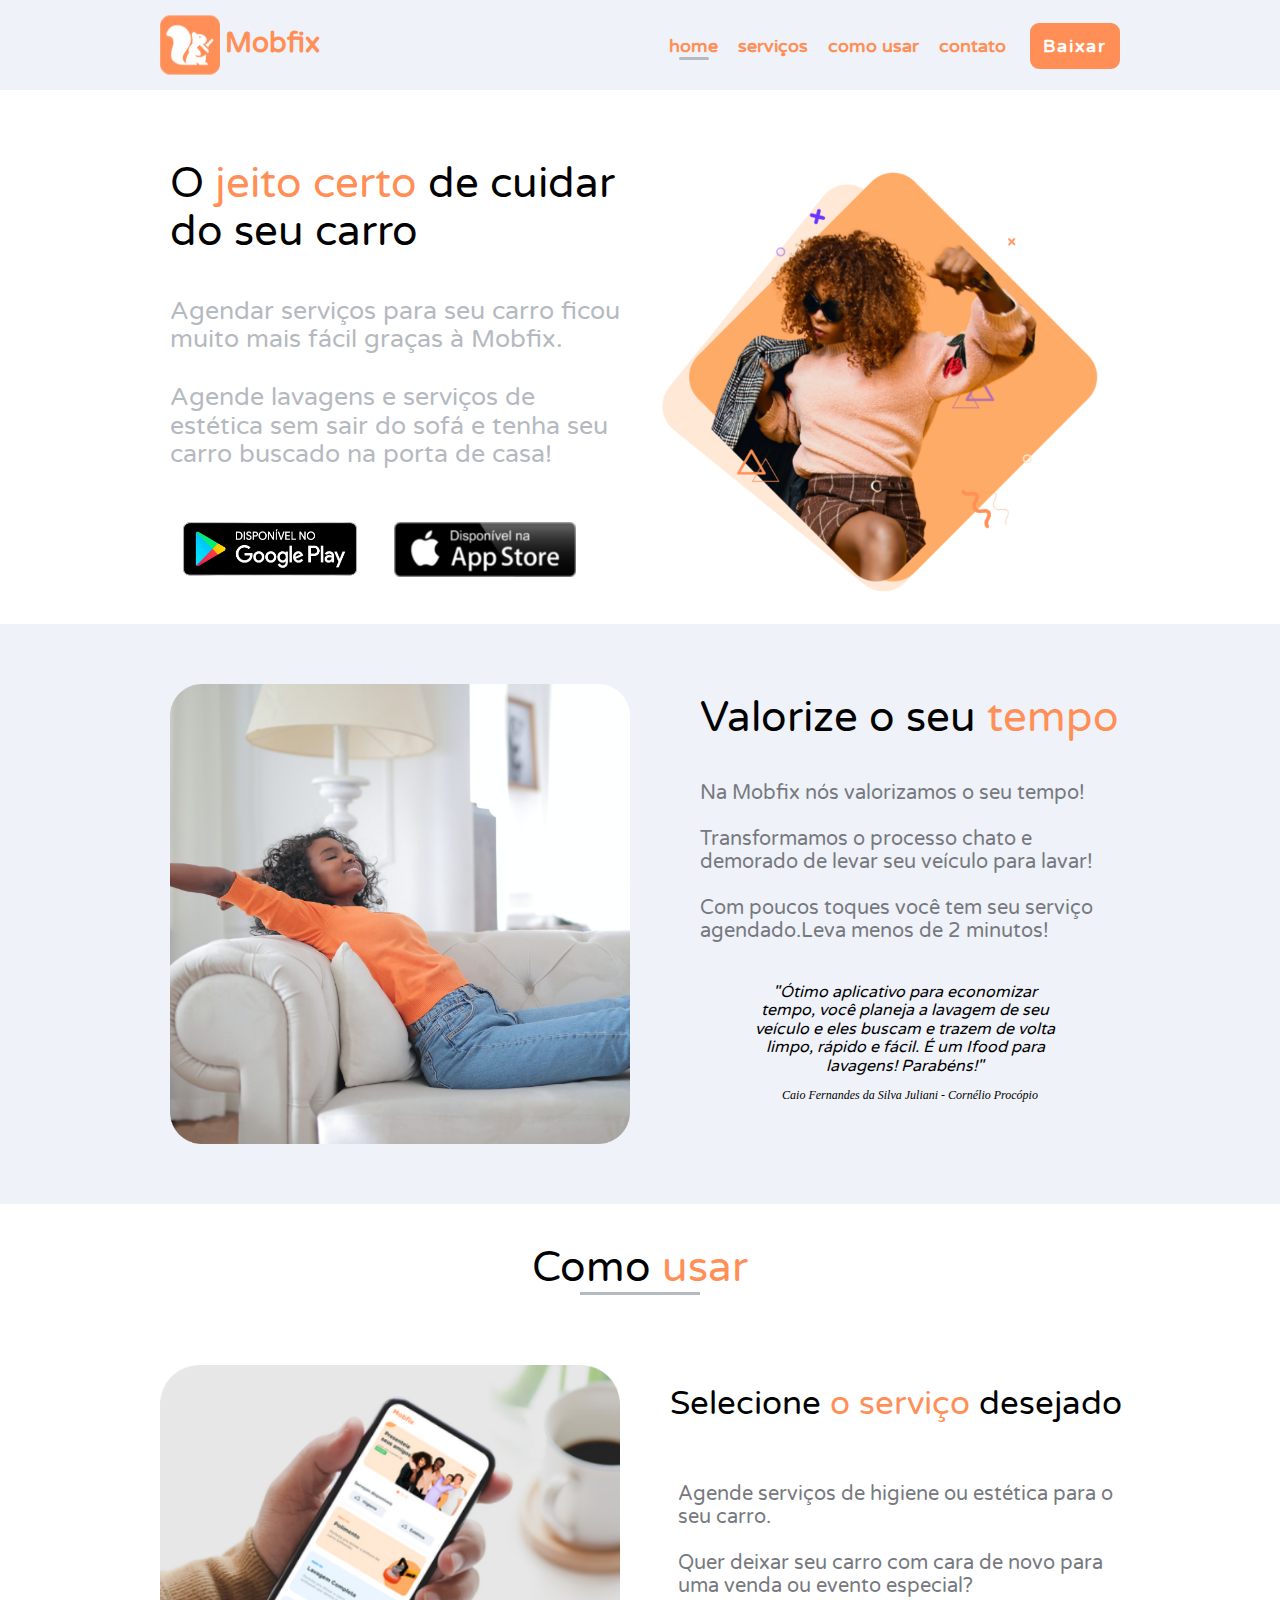
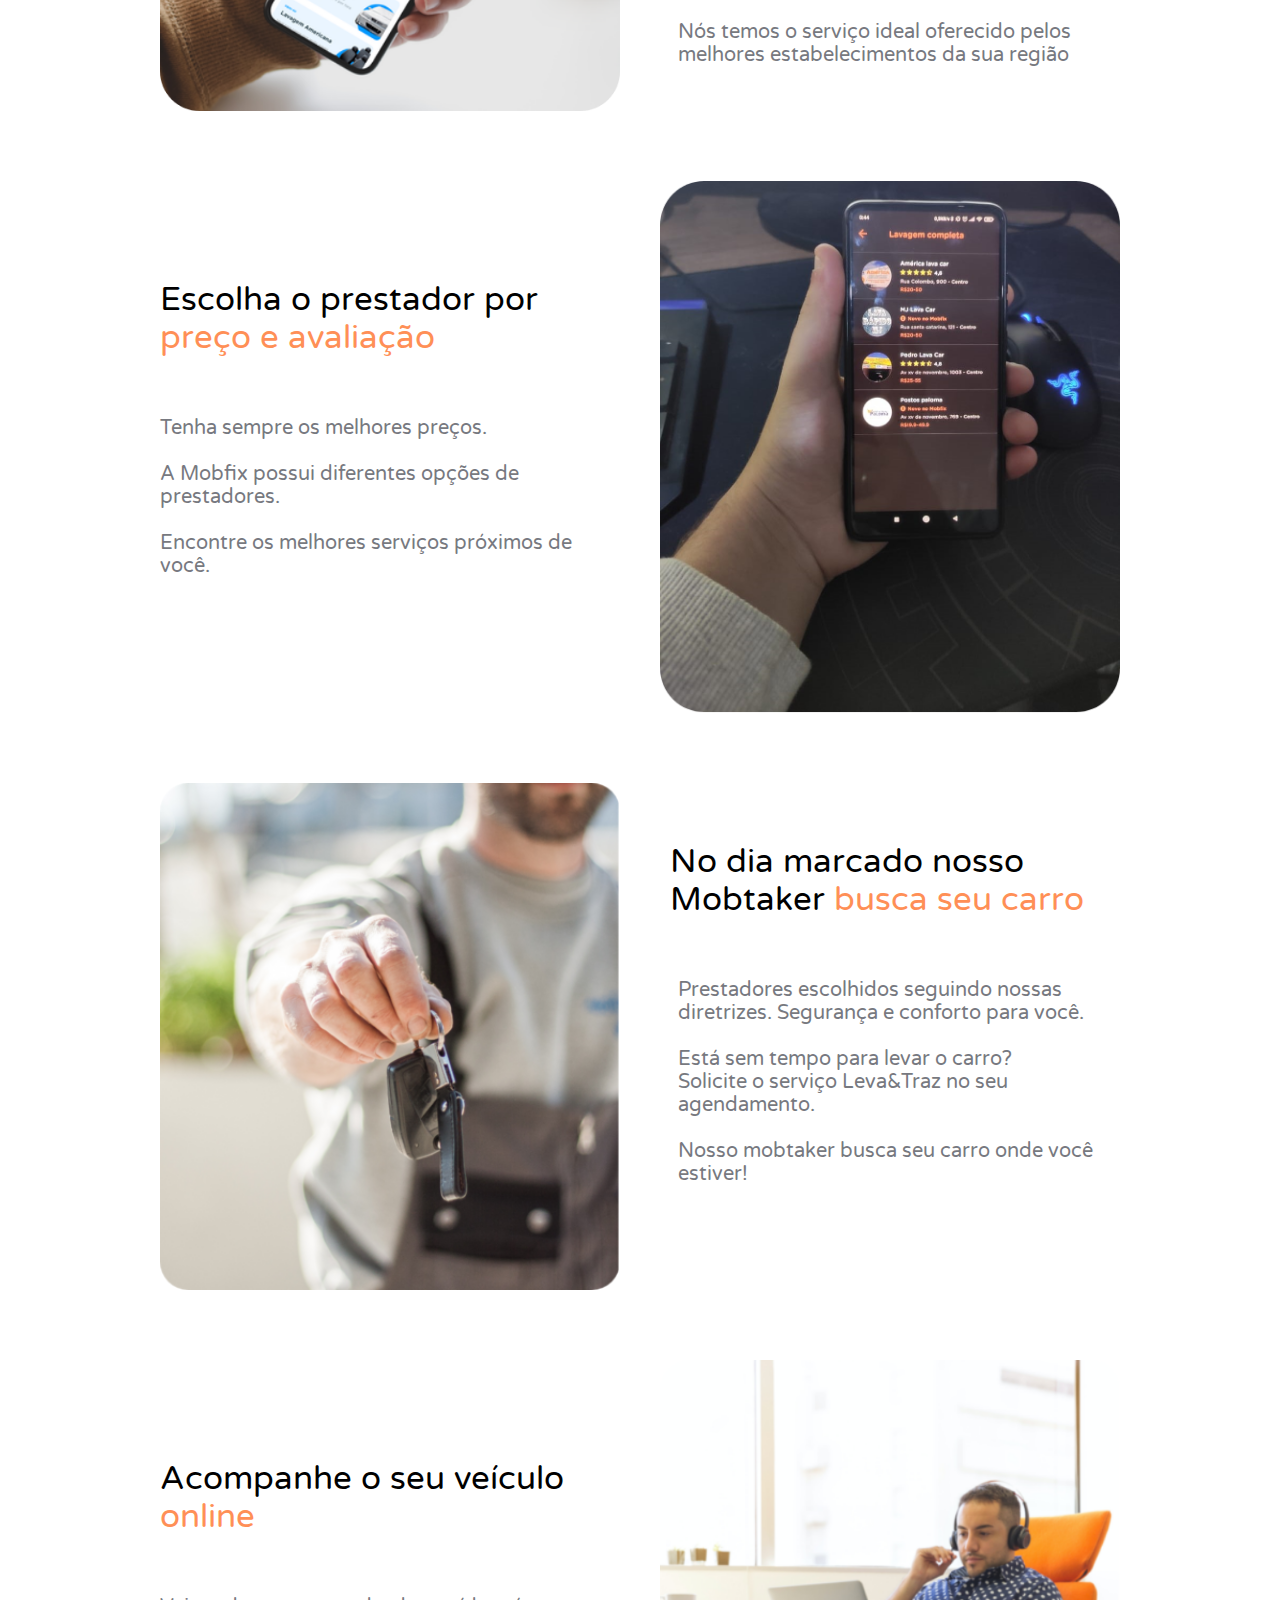
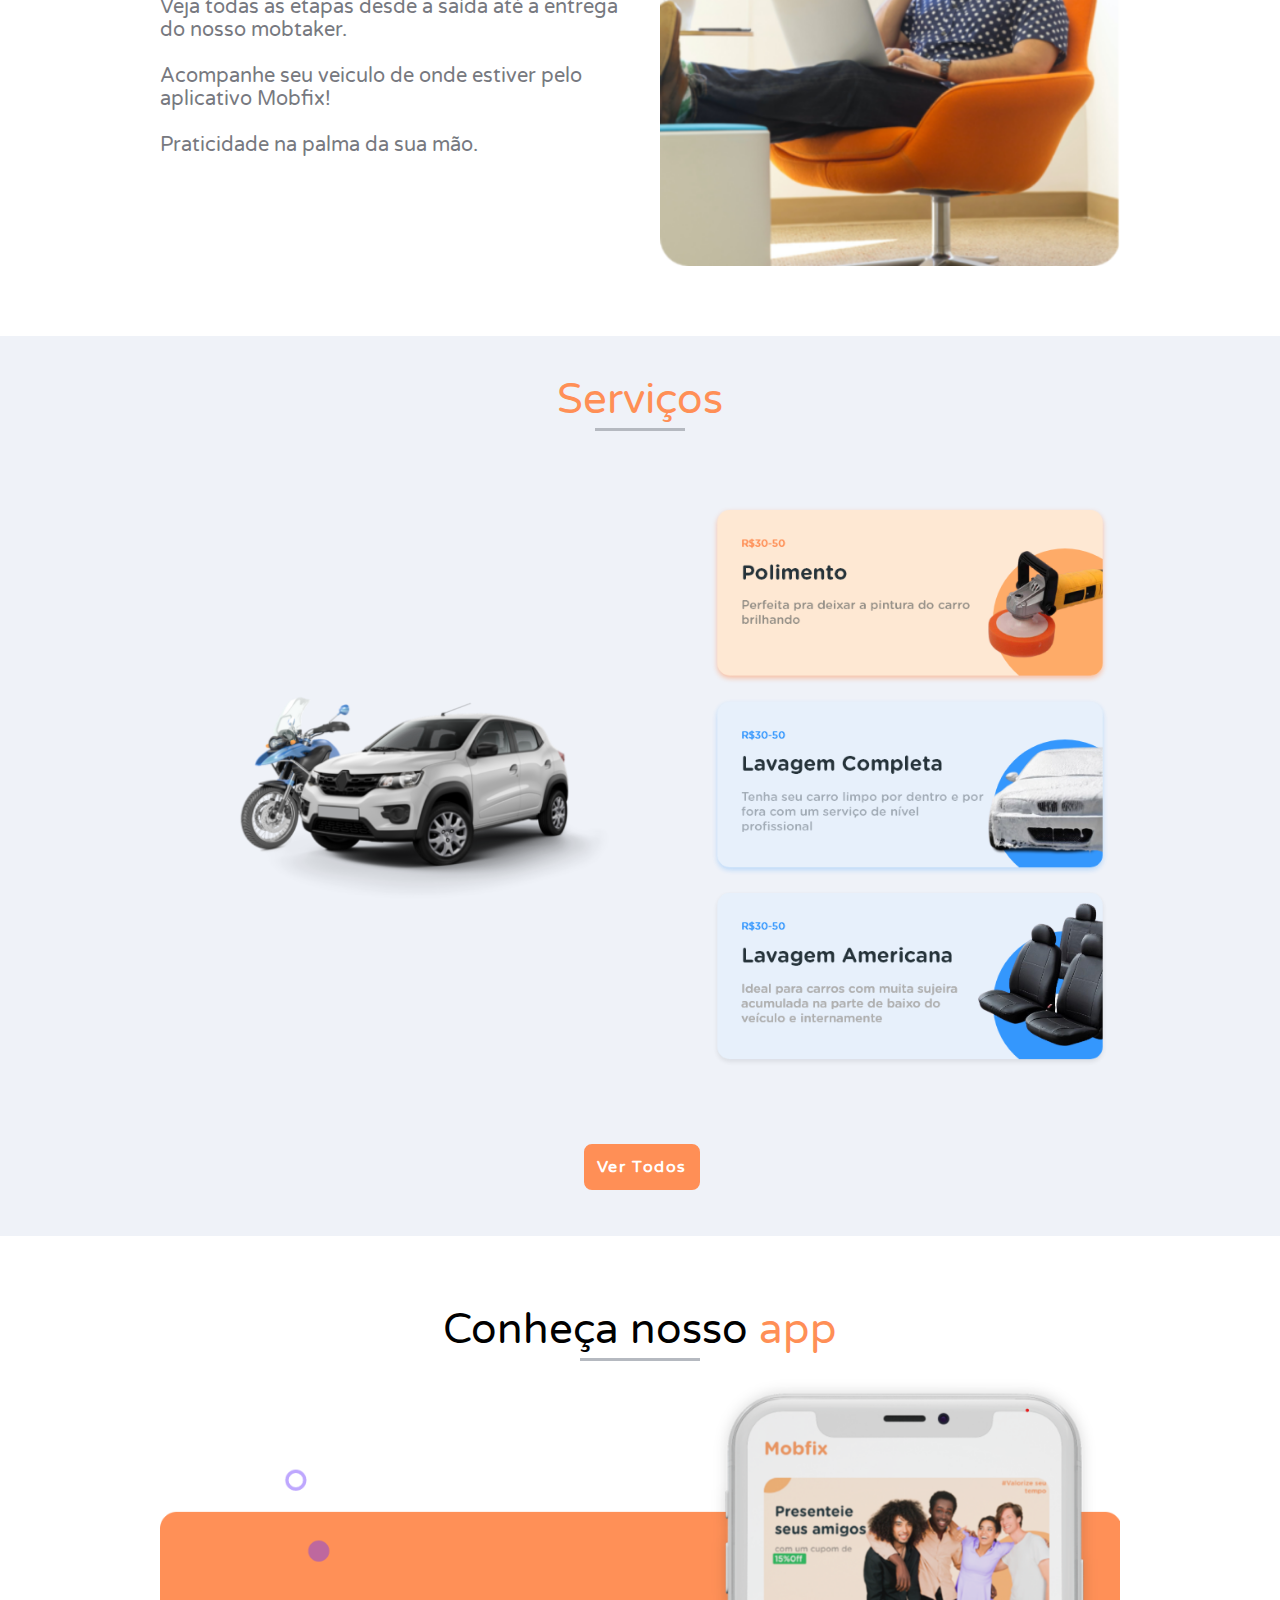
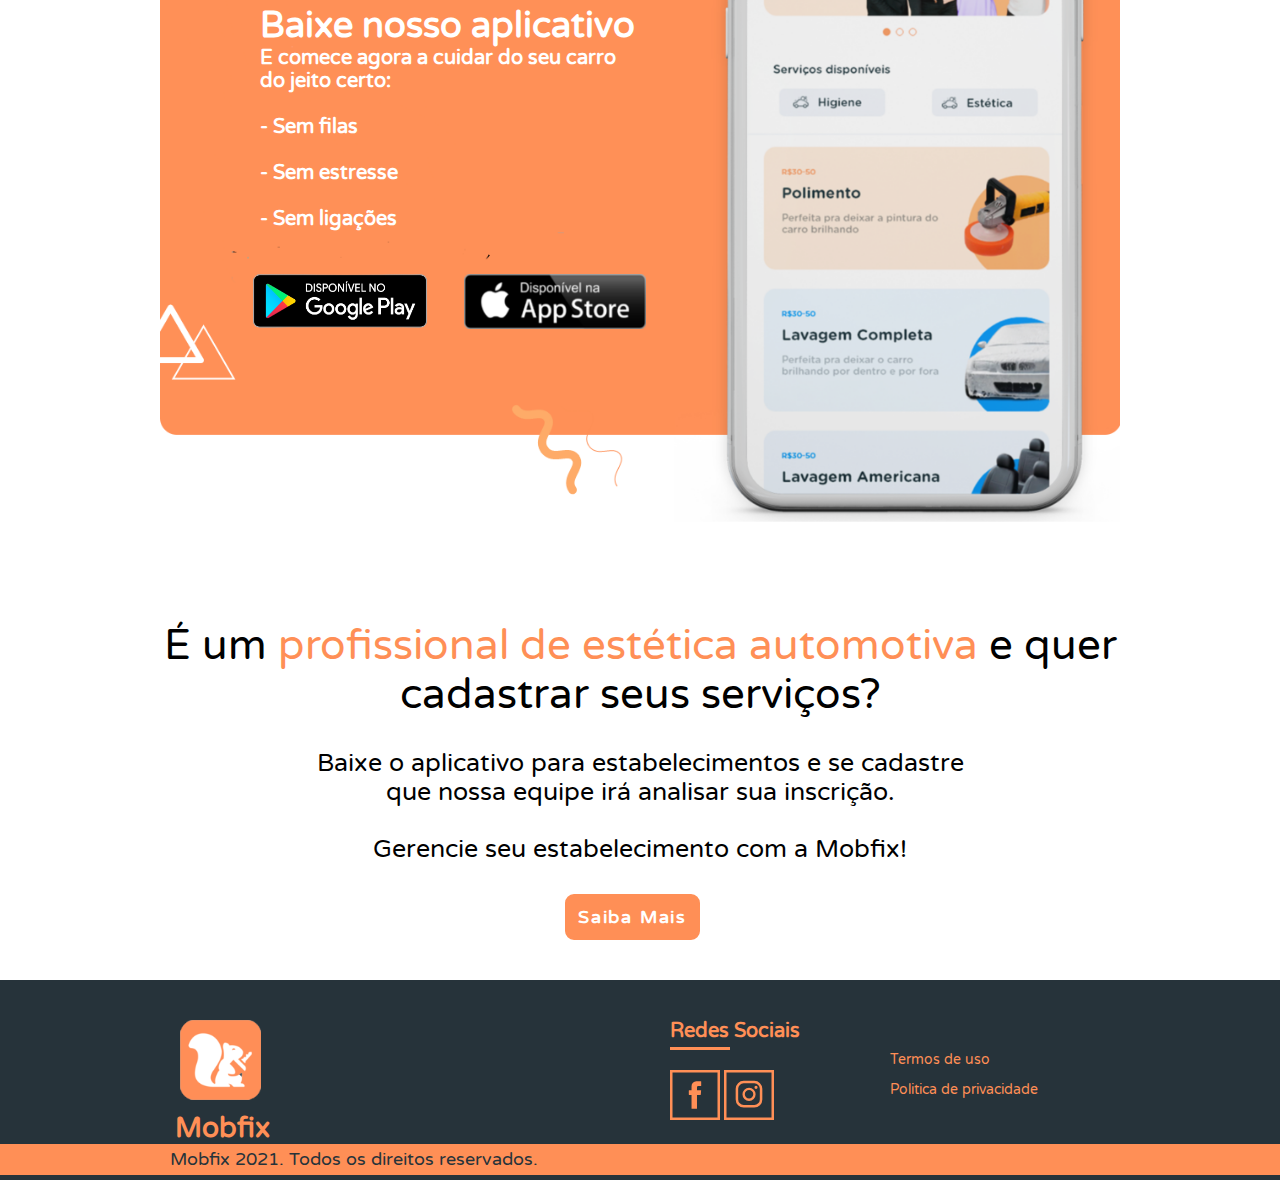
<file: web/index.html>
<!DOCTYPE html>
<!-- lembrar de trocar pra pt-br -->
<html lang="pt-br">

<head>
  <meta charset="UTF-8">
  <meta http-equiv="X-UA-Compatible" content="IE=edge">
  <!-- ajuda na responsividade do site - ajustando a escala para o original dos dispositivos -->
  <meta name="viewport" content="width=device-width, initial-scale=1.0">
  <!-- titulo da pagina que vai aparecer no navegador -->
  <title>Mobfix - Serviços Automotivos</title>
  <!-- Descrição do site para o google -->
  <meta name="description" content="Agende serviços para seu carro com a Mobfix. Lavagem e serviços de estética sem sair do lugar. Buscamos seu carro em casa.">
  <!-- Title Até 70 caracteres -->
  <!-- Description Até 140 caracteres -->

  <!-- mostra o tipo  de arquivo que está sendo enviado para o buscador-->
  <meta property="og:type" content="website" />
  <meta property="og:title" content="Mobfix - Serviços Automotivos" />
  <meta property="og:description" content="Agende serviços para seu carro com a Mobfix. Lavagem e serviços de estética sem sair do lugar. Buscamos seu carro em casa." />
  <meta property="og:url" content="https://mob-fix.com" />
  <meta property="og:image" content="https://mob-fix.com/images/fixIcon.png">

  <!-- Icone que vai mostrar na aba do navegador -->
  <link rel="shortcut icon" href="./img/logoApp-removebg-preview.png">
  <!-- declaração do css -->
  <link rel="stylesheet" href="css/grid.css">
  <link rel="stylesheet" href="css/normalize.css">
  <link rel="stylesheet" href="css/reset.css">
  <link rel="stylesheet" href="css/style.css">
  <link rel="stylesheet" href="css/responsivo.css">
</head>

<body>
  <!-- Criação do header da página -->
  <header class="header">
    <!-- colocando a logo e tornando um link -->
    <div class="container">
      <a href="index.html"><img class="logo" src="img/logoApp-removebg-preview.svg" alt="Mobfix"></a>
      <a href="index.html" class="marca">Mobfix</a>
      <!-- criando menu inicial do header -->
      <nav class="header_menu">
        <ul>
          <li class="home"><a href="index.html" class="menu_ativo">home</a></li>
          <li class="servicos_menu"><a href="servicos.html">serviços</a></li>
          <li><a href="como_usar.html">como usar</a></li>
          <li><a href="contato.html">contato</a></li>
        </ul>
      </nav>
      <a href="baixar.html" class="btn">baixar</a>
    </div>
  </header>
  <section class="container introducao">
    <div class="intro_mobile"></div>
    <div class="intro grid-8">
      <h1>O <span>jeito certo</span> de cuidar do seu carro</h1>
      <p>Agendar serviços para seu carro ficou muito mais fácil graças à Mobfix.<br><br>Agende lavagens e serviços de estética sem sair do sofá e tenha seu carro buscado na porta de casa!</p>
      <a href="https://play.google.com/store/apps/details?id=com.mesontechnology.mobfixmotorista" target="_blank"><img class="play_store" src="./img/google-play-badge.png" alt="Play Store"></a>
      <a href="https://apps.apple.com/us/app/mobfix/id1534915306" target="_blank"><img class="app_store" src="./img/app-store.png" alt="App Store"></a>
    </div>
    <div class="intro_bg grid-8">
      <img src="./img/banner_mulher.png" alt="Mobfix Intro">
    </div>
  </section>
  <section class="usuario">
    <div class="container">
      <div class="usuario_sofa grid-8">
        <img src="./img/mulher_sofa.png" alt="Mobfix usuário">
      </div>
      <div class="usuario_conteudo">
        <h1>Valorize o seu <span>tempo</span></h1>
        <p>Na Mobfix nós valorizamos o seu tempo!<br><br>Transformamos o processo chato e demorado de levar seu veículo para lavar!<br><br>
          Com poucos toques você tem seu serviço agendado.Leva menos de 2 minutos!</p>
        <blockquote class="quote_externo">
          <p>"Ótimo aplicativo para economizar tempo, você planeja a lavagem de seu veículo e eles buscam e trazem de volta limpo, rápido e fácil. É um Ifood para lavagens! Parabéns!"</p>
          <cite>Caio Fernandes da Silva Juliani - Cornélio Procópio</cite>
        </blockquote>
      </div>
    </div>
  </section>
  <section class="container como_usar">
    <h1 class="subtitulo">Como <span>usar</span></h1>
    <div class="servico">
      <img class="grid-8" src="./img/como_usar1.png" alt="Mobfix Serviços">
      <h1>Selecione <span>o serviço</span> desejado</h1>
      <p>Agende serviços de higiene ou estética para o seu carro.<br><br>Quer deixar seu carro com cara de novo para uma venda ou evento especial?<br><br>
        Nós temos o serviço ideal oferecido pelos melhores estabelecimentos da sua região</p>
    </div>
    <div class="prestadores ">
      <img class="grid-8" src="./img/como_usar2.png" alt="Mobfix Prestadores">
      <h1>Escolha o prestador por <span>preço e avaliação</span> </h1>
      <p>Tenha sempre os melhores preços. <br><br>
        A Mobfix possui diferentes opções de prestadores.<br><br>
        Encontre os melhores serviços próximos de você.
      </p>
    </div>
    <div class="mobtaker">
      <img class="grid-8" src="./img/como_usar3.png" alt="Mobfix Mobtaker">
      <h1>No dia marcado nosso Mobtaker <span>busca seu carro </span>
      </h1>
      <p>Prestadores escolhidos seguindo nossas diretrizes. Segurança e conforto para você. <br><br>
        Está sem tempo para levar o carro?<br>Solicite o serviço Leva&Traz no seu agendamento.<br><br>Nosso mobtaker busca seu carro onde você estiver!</p>
    </div>
    <div class="prestadores ">
      <img class="grid-8" src="./img/como_usar4.png" alt="Mobfix Prestadores">
      <h1>Acompanhe o seu veículo <span>online</span> </h1>
      <p>Veja todas as etapas desde a saída até a entrega do nosso mobtaker. <br> <br>Acompanhe seu veiculo de onde estiver pelo aplicativo Mobfix!<br> <br>
        Praticidade na palma da sua mão.<br> <br>
      </p>
    </div>
  </section>
  <section class="servicos">
    <div class="container servicos_conteudo">
      <h1>Serviços</h1>
      <img class="serv_ft grid-7" src="./img/servicos.png" alt="Serviços Mobfix">
      <img class="carmt_ft grid-8" src="./img/carro_moto.png" alt=" Mobfix Serviços">
      <a href="servicos.html" class="btn btn_servicos">ver todos</a>
    </div>
  </section>
  <section class="app">
    <h1>Conheça nosso <span>app</span></h1>
    <div class="container app_conteudo">
      <img class="app_mobile" src="./img/app_mobile.png" alt="Aplicativo Mobfix">
      <h1>Baixe nosso aplicativo</h1>
      <p>E comece agora a cuidar do seu carro do jeito certo:<br><br>- Sem filas<br><br>- Sem estresse<br><br>- Sem ligações
      </p>
      <ul>
        <li><a href="https://play.google.com/store/apps/details?id=com.mesontechnology.mobfixmotorista" target="_blank"><img class="play_store" src="./img/google-play-badge.png" alt="Play Store"></a></li>
        <li><a href="https://apps.apple.com/us/app/mobfix/id1534915306" target="_blank"><img class="app_store" src="./img/app-store.png" alt="App Store"></a></li>
      </ul>
    </div>
  </section>
  <section class="contato_index">
    <div class="container contato_main">
      <h1>É um <span>profissional de estética automotiva</span> e quer cadastrar seus serviços?</h1>
      <p>Baixe o aplicativo para estabelecimentos e se cadastre que nossa equipe irá analisar sua inscrição. <br><br>Gerencie seu estabelecimento com a Mobfix!</p>
      <a href="contato.html" class="btn btn_contato">saiba mais</a>
    </div>
  </section>
</body>
<!--  Criando o footer -->
<footer>
  <div class="footer">
    <div class="container">
      <div class="grid-8 footer_logo">
        <a href="index.html"><img class="logo" src="img/logoApp-removebg-preview.svg" alt="Mobfix"></a>
        <a href="index.html" class="marca">Mobfix</a>
      </div>
      <div class="grid-4 footer_redes">
        <h2>Redes Sociais</h2>
        <ul>
          <li class="face"><a href="https://www.facebook.com/mobfixapp" target="_blank"><img src="img/face.svg" alt="Facebook Mobfix"></a></li>
          <li><a href="https://www.instagram.com/mobfixapp/" target="_blank"><img src="img/insta.svg" alt="Instagram Mobfix"></a></li>
        </ul>
      </div>
      <div class="grid-4 footer_termos">
        <ul>
          <li><a href="https://mob-fix.com/documents/termos-de-uso-mobfix.pdf" target="_blank">Termos de uso</a></li>
          <li><a href="https://mob-fix.com/documents/politica-de-privacidade-mobfix.pdf" target="_blank">Politica de privacidade</a></li>
        </ul>
      </div>
    </div>
    <div class="copy">
      <div class="container">
        <p class="grid-16">Mobfix 2021. Todos os direitos reservados.</p>
      </div>
    </div>
</footer>

</html>
</file>
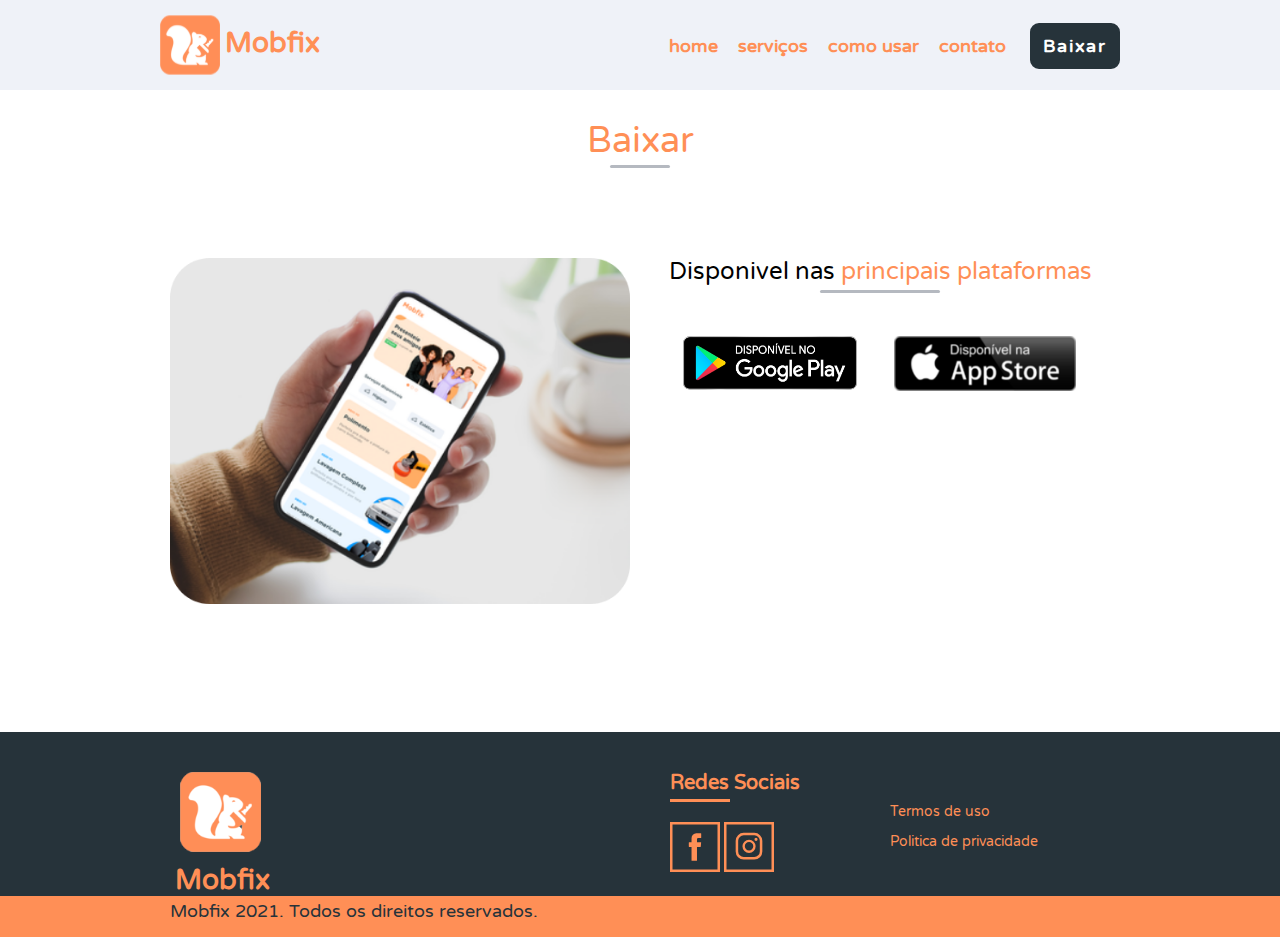
<file: web/baixar.html>
<!DOCTYPE html>
<!-- lembrar de trocar pra pt-br -->
<html lang="pt-br">

<head>
  <meta charset="UTF-8">
  <meta http-equiv="X-UA-Compatible" content="IE=edge">
  <!-- ajuda na responsividade do site - ajustando a escala para o original dos dispositivos -->
  <meta name="viewport" content="width=device-width, initial-scale=1.0">
  <!-- titulo da pagina que vai aparecer no navegador -->
  <title>Mobfix - Baixar</title>
  <!-- Descrição do site para o google -->
  <meta name="description" content="Agende serviços para seu carro com a Mobfix. Lavagem e serviços de estética sem sair do lugar. Buscamos seu carro em casa.">
  <!-- Title Até 70 caracteres -->
  <!-- Description Até 140 caracteres -->

  <!-- mostra o tipo  de arquivo que está sendo enviado para o buscador-->
  <meta property="og:type" content="website" />
  <meta property="og:title" content="Mobfix - Baixar" />
  <meta property="og:description" content="Lavagem e serviços de estética sem sair do lugar. Buscamos seu carro em casa." />
  <meta property="og:url" content="https://mob-fix.com" />
  <meta property="og:image" content="https://mob-fix.com/images/fixIcon.png">

  <!-- Icone que vai mostrar na aba do navegador -->
  <link rel="shortcut icon" href="./img/logoApp-removebg-preview.png">
  <!-- declaração do css -->
  <link rel="stylesheet" href="css/grid.css">
  <link rel="stylesheet" href="css/normalize.css">
  <link rel="stylesheet" href="css/reset.css">
  <link rel="stylesheet" href="css/baixar.css">
  <link rel="stylesheet" href="css/responsivo.css">
</head>

<body>
  <!-- Criação do header da página -->
  <header class="header">
    <!-- colocando a logo e tornando um link -->
    <div class="container">
      <a href="index.html"><img class="logo" src="img/logoApp-removebg-preview.svg" alt="Mobfix"></a>
      <a href="index.html" class="marca">Mobfix</a>
      <!-- criando menu inicial do header -->
      <nav class="header_menu">
        <ul>
          <li class="home"><a href="index.html">home</a></li>
          <li class="servicos_menu"><a href="servicos.html">serviços</a></li>
          <li><a href="como_usar.html">como usar</a></li>
          <li><a href="contato.html">contato</a></li>
        </ul>
      </nav>
      <a href="baixar.html" class="btn btn_ativo">baixar</a>
    </div>
  </header>
  <section class="container baixar">
    <h1>Baixar</h1>
    <div class="grid-8 download">
      <img class="baixar_img" src="./img/baixar.png" alt="Baixar Mobfix">
    </div>
    <div class="grid-8 conteudo_baixar">
      <h1>Disponivel nas <span>principais plataformas<span></h1>
      <ul>
        <li><a href="https://play.google.com/store/apps/details?id=com.mesontechnology.mobfixmotorista" target="_blank"><img class="play_store" src="./img/google-play-badge.png" alt="Play Store"></a></li>
        <li><a href="https://apps.apple.com/us/app/mobfix/id1534915306" target="_blank"><img class="app_store" src="./img/app-store.png" alt="App Store"></a></li>
      </ul>
    </div>
  </section>

</body>
<!--  Criando o footer -->
<footer>
  <div class="footer">
    <div class="container">
      <div class="grid-8 footer_logo">
        <a href="index.html"><img class="logo" src="img/logoApp-removebg-preview.svg" alt="Mobfix"></a>
        <a href="index.html" class="marca">Mobfix</a>
      </div>
      <div class="grid-4 footer_redes">
        <h2>Redes Sociais</h2>
        <ul>
          <li class="face"><a href="https://www.facebook.com/mobfixapp" target="_blank"><img src="img/face.svg" alt="Facebook Mobfix"></a></li>
          <li><a href="https://www.instagram.com/mobfixapp/" target="_blank"><img src="img/insta.svg" alt="Instagram Mobfix"></a></li>
        </ul>
      </div>
      <div class="grid-4 footer_termos">
        <ul>
          <li><a href="https://mob-fix.com/documents/termos-de-uso-mobfix.pdf" target="_blank">Termos de uso</a></li>
          <li><a href="https://mob-fix.com/documents/politica-de-privacidade-mobfix.pdf" target="_blank">Politica de privacidade</a></li>
        </ul>
      </div>
    </div>
    <div class="copy">
      <div class="container">
        <p class="grid-16">Mobfix 2021. Todos os direitos reservados.</p>
      </div>
    </div>
</footer>

</html>
</file>
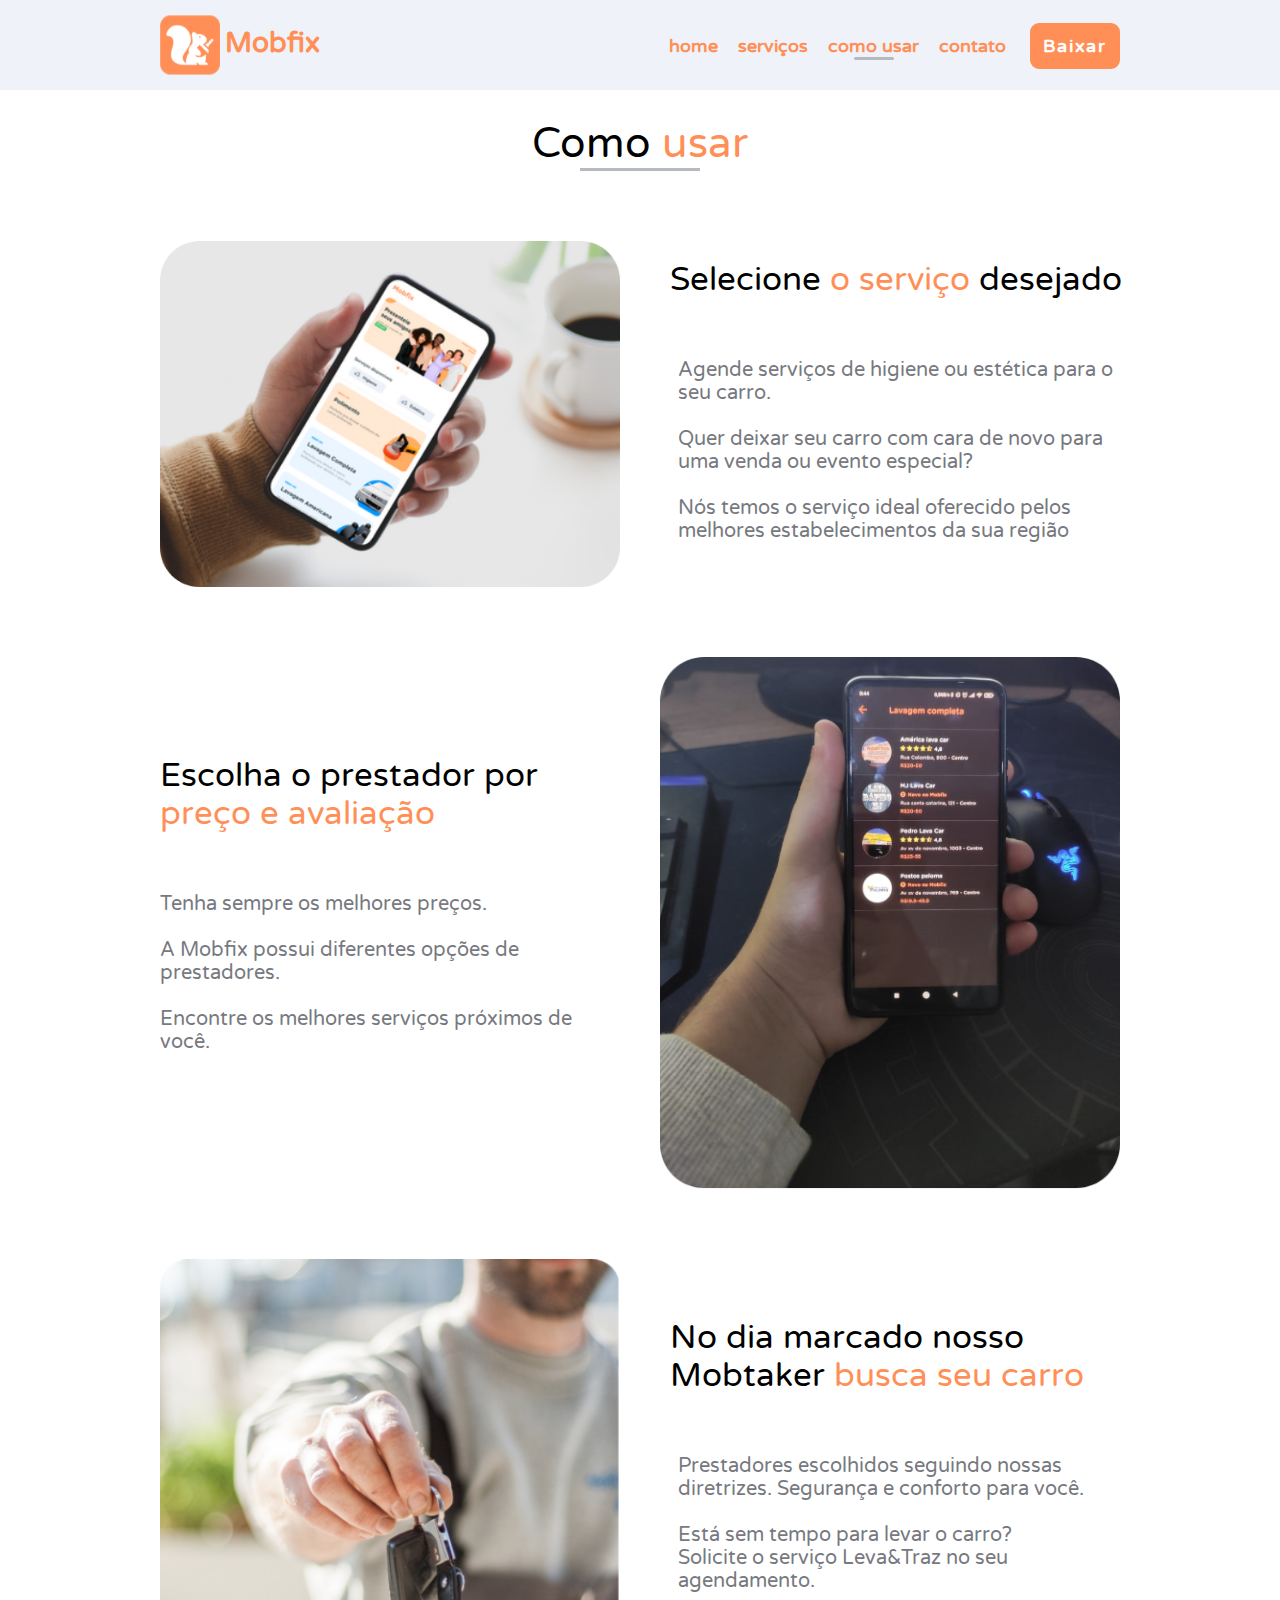
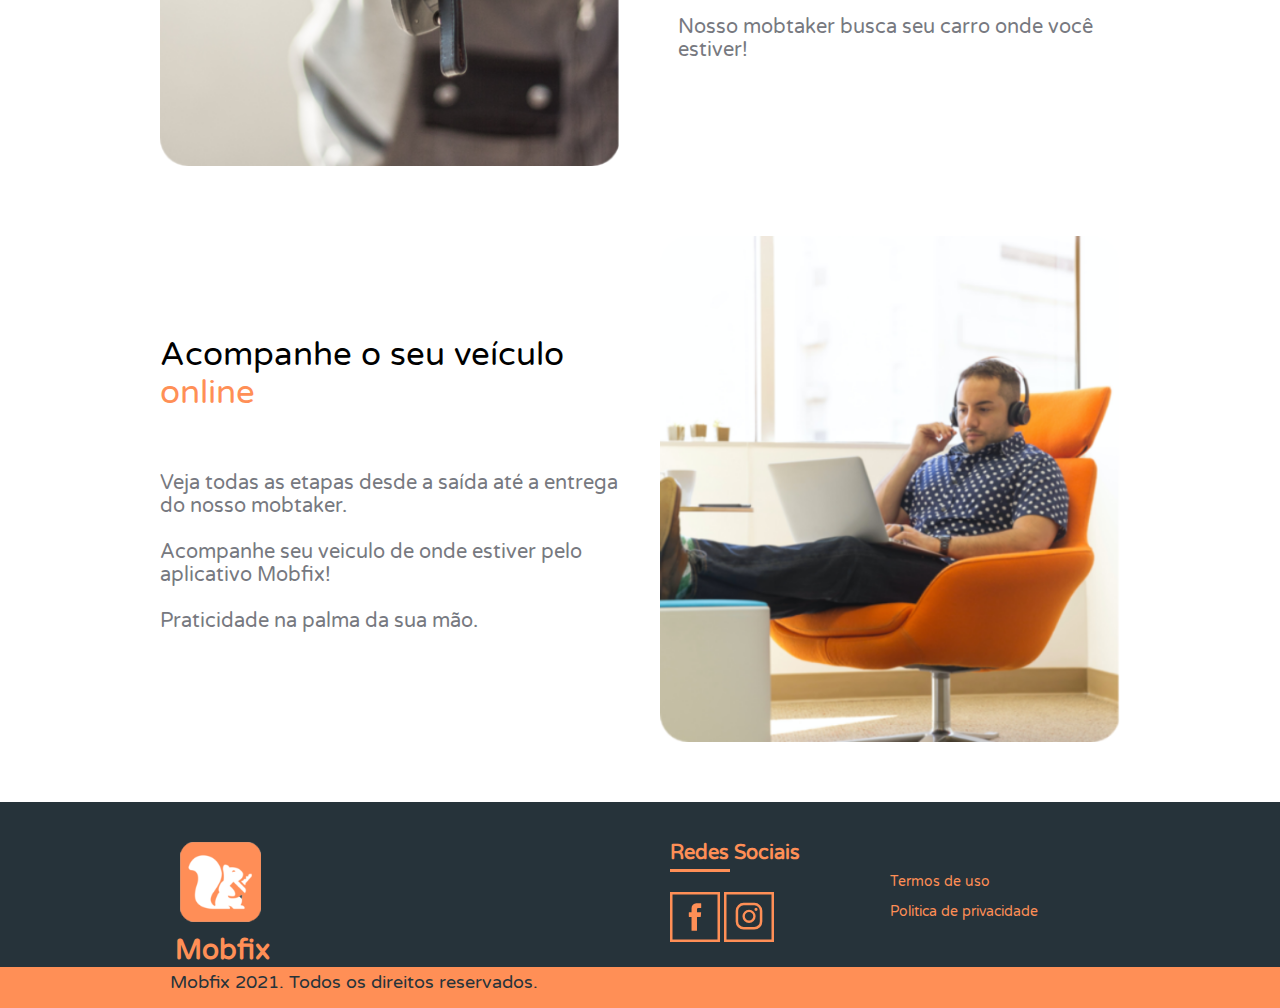
<file: web/como_usar.html>
<!DOCTYPE html>
<!-- lembrar de trocar pra pt-br -->
<html lang="pt-br">

<head>
  <meta charset="UTF-8">
  <meta http-equiv="X-UA-Compatible" content="IE=edge">
  <!-- ajuda na responsividade do site - ajustando a escala para o original dos dispositivos -->
  <meta name="viewport" content="width=device-width, initial-scale=1.0">
  <!-- titulo da pagina que vai aparecer no navegador -->
  <title>Mobfix - Como usar</title>
  <!-- Descrição do site para o google -->
  <meta name="description" content="Agende serviços para seu carro com a Mobfix. Lavagem e serviços de estética sem sair do lugar. Buscamos seu carro em casa.">
  <!-- Title Até 70 caracteres -->
  <!-- Description Até 140 caracteres -->

  <!-- mostra o tipo  de arquivo que está sendo enviado para o buscador-->
  <meta property="og:type" content="website" />
  <meta property="og:title" content="Mobfix - Como usar" />
  <meta property="og:description" content="Agende serviços para seu carro com a Mobfix. Lavagem e serviços de estética sem sair do lugar. Buscamos seu carro em casa." />
  <meta property="og:url" content="https://mob-fix.com" />
  <meta property="og:image" content="https://mob-fix.com/images/fixIcon.png">

  <!-- Icone que vai mostrar na aba do navegador -->
  <link rel="shortcut icon" href="./img/logoApp-removebg-preview.png">
  <!-- declaração do css -->
  <link rel="stylesheet" href="css/grid.css">
  <link rel="stylesheet" href="css/normalize.css">
  <link rel="stylesheet" href="css/reset.css">
  <link rel="stylesheet" href="css/como_usar.css">
  <link rel="stylesheet" href="css/responsivo.css">
</head>

<body>
  <!-- Criação do header da página -->
  <header class="header">
    <!-- colocando a logo e tornando um link -->
    <div class="container">
      <a href="index.html"><img class="logo" src="img/logoApp-removebg-preview.svg" alt="Mobfix"></a>
      <a href="index.html" class="marca">Mobfix</a>
      <!-- criando menu inicial do header -->
      <nav class="header_menu">
        <ul>
          <li class="home"><a href="index.html">home</a></li>
          <li class="servicos_menu"><a href="servicos.html">serviços</a></li>
          <li><a href="como_usar.html" class="menu_ativo">como usar</a></li>
          <li><a href="contato.html">contato</a></li>
        </ul>
      </nav>
      <a href="baixar.html" class="btn">baixar</a>
    </div>
  </header>
  <section class="container como_usar">
    <h1 class="subtitulo">Como <span>usar</span></h1>
    <div class="servico">
      <img class="grid-8" src="./img/como_usar1.png" alt="Mobfix Serviços">
      <h1>Selecione <span>o serviço</span> desejado</h1>
      <p>Agende serviços de higiene ou estética para o seu carro.<br><br>Quer deixar seu carro com cara de novo para uma venda ou evento especial?<br><br>
        Nós temos o serviço ideal oferecido pelos melhores estabelecimentos da sua região</p>
    </div>
    <div class="prestadores ">
      <img class="grid-8" src="./img/como_usar2.png" alt="Mobfix Prestadores">
      <h1>Escolha o prestador por <span>preço e avaliação</span> </h1>
      <p>Tenha sempre os melhores preços. <br><br>
        A Mobfix possui diferentes opções de prestadores.<br><br>
        Encontre os melhores serviços próximos de você.
      </p>
    </div>
    <div class="mobtaker">
      <img class="grid-8" src="./img/como_usar3.png" alt="Mobfix Mobtaker">
      <h1>No dia marcado nosso Mobtaker <span>busca seu carro </span>
      </h1>
      <p>Prestadores escolhidos seguindo nossas diretrizes. Segurança e conforto para você. <br><br>
        Está sem tempo para levar o carro?<br>Solicite o serviço Leva&Traz no seu agendamento.<br><br>Nosso mobtaker busca seu carro onde você estiver!</p>
    </div>
    <div class="prestadores ">
      <img class="grid-8" src="./img/como_usar4.png" alt="Mobfix Prestadores">
      <h1>Acompanhe o seu veículo <span>online</span> </h1>
      <p>Veja todas as etapas desde a saída até a entrega do nosso mobtaker. <br> <br>Acompanhe seu veiculo de onde estiver pelo aplicativo Mobfix!<br> <br>
        Praticidade na palma da sua mão.<br> <br>
      </p>
    </div>
  </section>


</body>
<!--  Criando o footer -->
<footer>
  <div class="footer">
    <div class="container">
      <div class="grid-8 footer_logo">
        <a href="index.html"><img class="logo" src="img/logoApp-removebg-preview.svg" alt="Mobfix"></a>
        <a href="index.html" class="marca">Mobfix</a>
      </div>
      <div class="grid-4 footer_redes">
        <h2>Redes Sociais</h2>
        <ul>
          <li class="face"><a href="https://www.facebook.com/mobfixapp" target="_blank"><img src="img/face.svg" alt="Facebook Mobfix"></a></li>
          <li><a href="https://www.instagram.com/mobfixapp/" target="_blank"><img src="img/insta.svg" alt="Instagram Mobfix"></a></li>
        </ul>
      </div>
      <div class="grid-4 footer_termos">
        <ul>
          <li><a href="https://mob-fix.com/documents/termos-de-uso-mobfix.pdf" target="_blank">Termos de uso</a></li>
          <li><a href="https://mob-fix.com/documents/politica-de-privacidade-mobfix.pdf" target="_blank">Politica de privacidade</a></li>
        </ul>
      </div>
    </div>
    <div class="copy">
      <div class="container">
        <p class="grid-16">Mobfix 2021. Todos os direitos reservados.</p>
      </div>
    </div>
</footer>

</html>
</file>
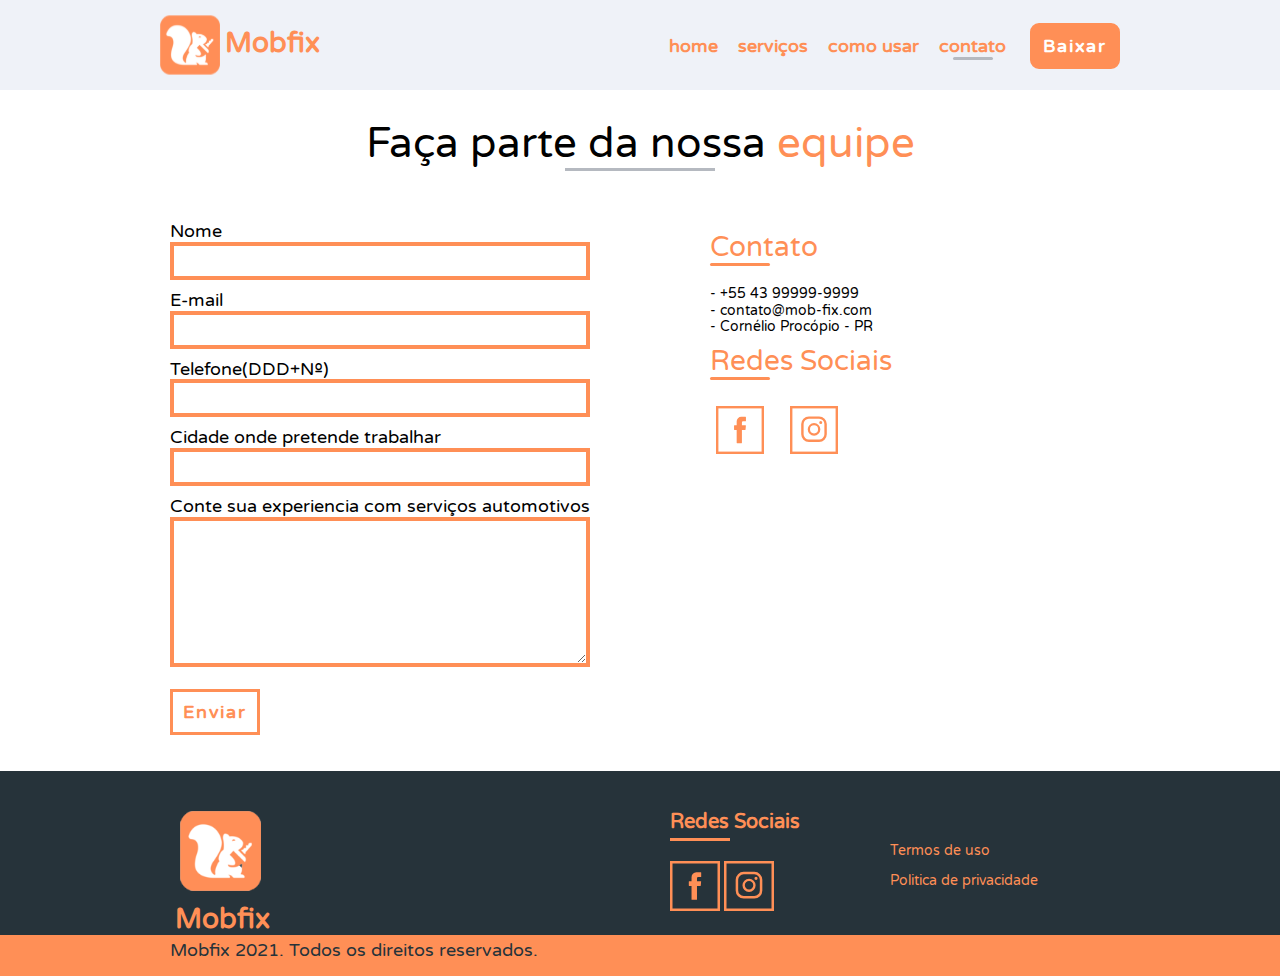
<file: web/contato.html>
<!DOCTYPE html>
<!-- lembrar de trocar pra pt-br -->
<html lang="pt-br">

<head>
  <meta charset="UTF-8">
  <meta http-equiv="X-UA-Compatible" content="IE=edge">
  <!-- ajuda na responsividade do site - ajustando a escala para o original dos dispositivos -->
  <meta name="viewport" content="width=device-width, initial-scale=1.0">
  <!-- titulo da pagina que vai aparecer no navegador -->
  <title>Mobfix - Contato</title>
  <!-- Descrição do site para o google -->
  <meta name="description" content="Agende serviços para seu carro com a Mobfix. Lavagem e serviços de estética sem sair do lugar. Buscamos seu carro em casa.">
  <!-- Title Até 70 caracteres -->
  <!-- Description Até 140 caracteres -->

  <!-- mostra o tipo  de arquivo que está sendo enviado para o buscador-->
  <meta property="og:type" content="website" />
  <meta property="og:title" content="Mobfix - Contato" />
  <meta property="og:description" content="Lavagem e serviços de estética sem sair do lugar. Buscamos seu carro em casa." />
  <meta property="og:url" content="https://mob-fix.com" />
  <meta property="og:image" content="https://mob-fix.com/images/fixIcon.png">

  <!-- Icone que vai mostrar na aba do navegador -->
  <link rel="shortcut icon" href="./img/logoApp-removebg-preview.png">
  <!-- declaração do css -->
  <link rel="stylesheet" href="css/grid.css">
  <link rel="stylesheet" href="css/normalize.css">
  <link rel="stylesheet" href="css/reset.css">
  <link rel="stylesheet" href="css/contato.css">
  <link rel="stylesheet" href="css/responsivo.css">
</head>

<body>
  <!-- Criação do header da página -->
  <header class="header">
    <!-- colocando a logo e tornando um link -->
    <div class="container">
      <a href="index.html"><img class="logo" src="img/logoApp-removebg-preview.svg" alt="Mobfix"></a>
      <a href="index.html" class="marca">Mobfix</a>
      <!-- criando menu inicial do header -->
      <nav class="header_menu">
        <ul>
          <li class="home"><a href="index.html">home</a></li>
          <li class="servicos_menu"><a href="servicos.html">serviços</a></li>
          <li><a href="como_usar.html">como usar</a></li>
          <li><a href="contato.html" class="menu_ativo">contato</a></li>
        </ul>
      </nav>
      <a href="baixar.html" class="btn">baixar</a>
    </div>
  </header>
  <section class="contato">
    <h1>Faça parte da nossa <span>equipe<span></h1>
    <section class="formulario_contato">
      <div class="container">
        <form id="form_contato" class="grid-8 form_cont">
          <label for="nome">Nome</label>
          <input type="text" id="nome">
          <label for="email">E-mail</label>
          <input type="email" id="email">
          <label for="telefone">Telefone(DDD+Nº)</label>
          <input type="tel" id="telefone" pattern="[0-9]{2}-[0-9]{5}-[0-9]{4}">
          <label for="cidade">Cidade onde pretende trabalhar</label>
          <input type="text" id="cidade">
          <label for="mensagem">Conte sua experiencia com serviços automotivos</label>
          <textarea type="text" id="mensagem"></textarea>
          <button type="submit" class="btn"> Enviar </button>
        </form>
        <div class="contato_dados grid-8">
          <h3>Contato</h3>
          <span>- +55 43 99999-9999</span>
          <span>- contato@mob-fix.com</span>
          <span>- Cornélio Procópio - PR</span>
          <h3>Redes Sociais</h3>
          <ul>
            <li class="face"><a href="https://www.facebook.com/mobfixapp" target="_blank"><img src="img/face.svg" alt="Facebook Mobfix"></a></li>
            <li><a href="https://www.instagram.com/mobfixapp/" target="_blank"><img src="img/insta.svg" alt="Instagram Mobfix"></a></li>
          </ul>
        </div>
      </div>
    </section>
  </section>
</body>
<!--  Criando o footer -->
<footer>
  <div class="footer">
    <div class="container">
      <div class="grid-8 footer_logo">
        <a href="index.html"><img class="logo" src="img/logoApp-removebg-preview.svg" alt="Mobfix"></a>
        <a href="index.html" class="marca">Mobfix</a>
      </div>
      <div class="grid-4 footer_redes">
        <h2>Redes Sociais</h2>
        <ul>
          <li class="face"><a href="https://www.facebook.com/mobfixapp" target="_blank"><img src="img/face.svg" alt="Facebook Mobfix"></a></li>
          <li><a href="https://www.instagram.com/mobfixapp/" target="_blank"><img src="img/insta.svg" alt="Instagram Mobfix"></a></li>
        </ul>
      </div>
      <div class="grid-4 footer_termos">
        <ul>
          <li><a href="https://mob-fix.com/documents/termos-de-uso-mobfix.pdf" target="_blank">Termos de uso</a></li>
          <li><a href="https://mob-fix.com/documents/politica-de-privacidade-mobfix.pdf" target="_blank">Politica de privacidade</a></li>
        </ul>
      </div>
    </div>
    <div class="copy">
      <div class="container">
        <p class="grid-16">Mobfix 2021. Todos os direitos reservados.</p>
      </div>
    </div>
</footer>

</html>
</file>
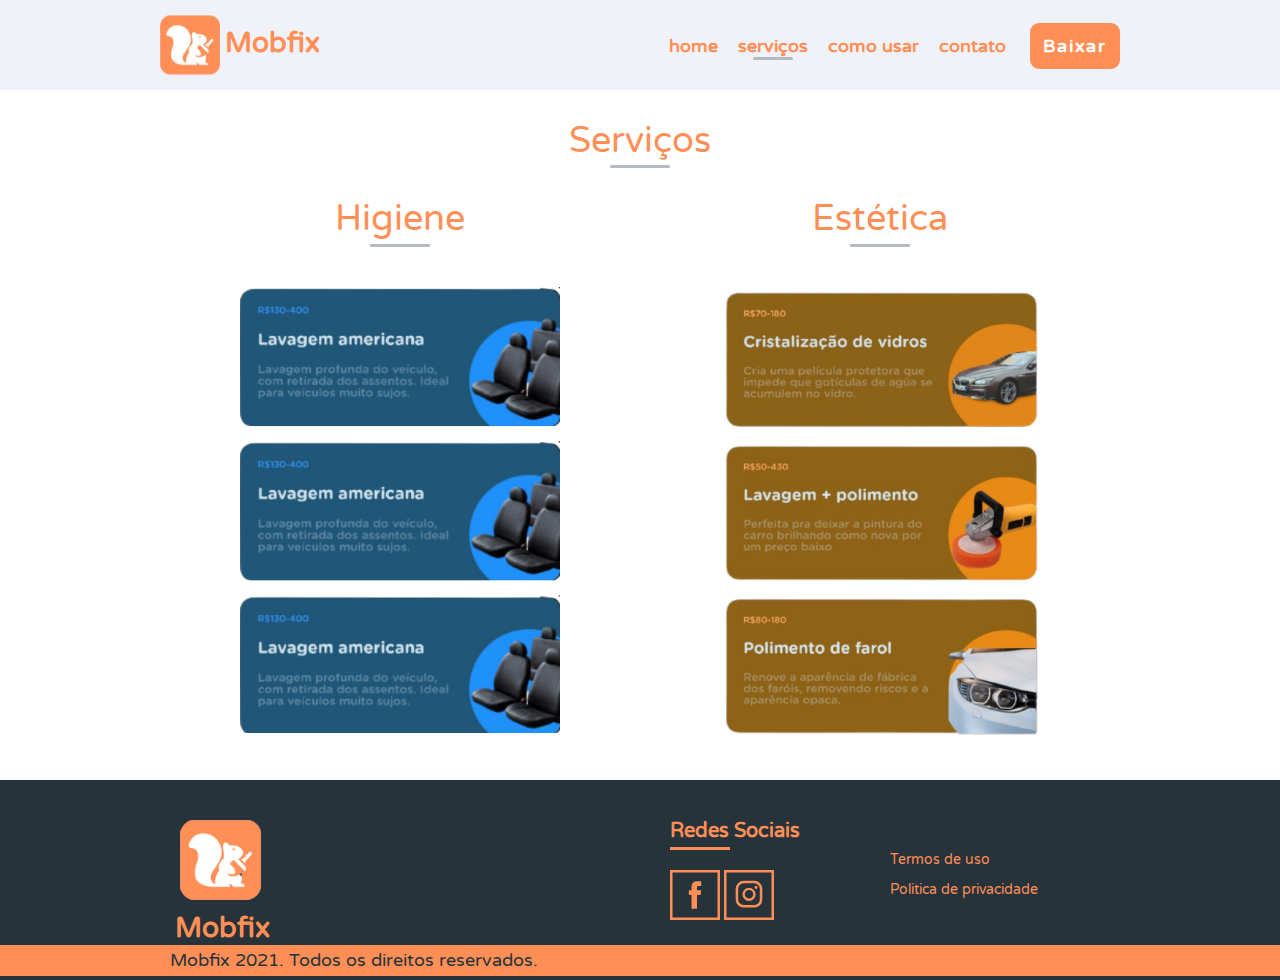
<file: web/servicos.html>
<!DOCTYPE html>
<!-- lembrar de trocar pra pt-br -->
<html lang="pt-br">

<head>
  <meta charset="UTF-8">
  <meta http-equiv="X-UA-Compatible" content="IE=edge">
  <!-- ajuda na responsividade do site - ajustando a escala para o original dos dispositivos -->
  <meta name="viewport" content="width=device-width, initial-scale=1.0">
  <!-- titulo da pagina que vai aparecer no navegador -->
  <title>Mobfix - Serviços</title>
  <!-- Descrição do site para o google -->
  <meta name="description" content="Agende serviços para seu carro com a Mobfix. Lavagem e serviços de estética sem sair do lugar. Buscamos seu carro em casa.">
  <!-- Title Até 70 caracteres -->
  <!-- Description Até 140 caracteres -->

  <!-- mostra o tipo  de arquivo que está sendo enviado para o buscador-->
  <meta property="og:type" content="website" />
  <meta property="og:title" content="Mobfix - Serviços" />
  <meta property="og:description" content="Lavagem e serviços de estética sem sair do lugar. Buscamos seu carro em casa." />
  <meta property="og:url" content="https://mob-fix.com" />
  <meta property="og:image" content="https://mob-fix.com/images/fixIcon.png">

  <!-- Icone que vai mostrar na aba do navegador -->
  <link rel="shortcut icon" href="./img/logoApp-removebg-preview.png">
  <!-- declaração do css -->
  <link rel="stylesheet" href="css/grid.css">
  <link rel="stylesheet" href="css/normalize.css">
  <link rel="stylesheet" href="css/reset.css">
  <link rel="stylesheet" href="css/servicos.css">
  <link rel="stylesheet" href="css/responsivo.css">
</head>

<body>
  <!-- Criação do header da página -->
  <header class="header">
    <!-- colocando a logo e tornando um link -->
    <div class="container">
      <a href="index.html"><img class="logo" src="img/logoApp-removebg-preview.svg" alt="Mobfix"></a>
      <a href="index.html" class="marca">Mobfix</a>
      <!-- criando menu inicial do header -->
      <nav class="header_menu">
        <ul>
          <li class="home"><a href="index.html">home</a></li>
          <li class="servicos_menu"><a href="servicos.html" class="menu_ativo">serviços</a></li>
          <li><a href="como_usar.html">como usar</a></li>
          <li><a href="contato.html">contato</a></li>
        </ul>
      </nav>
      <a href="baixar.html" class="btn">baixar</a>
    </div>
  </header>
  <section class="container servicos_main">
    <h1>Serviços</h1>
    <div class="grid-8 higiene">
      <h1>Higiene</h1>
      <img class="lista_higiene" src="./img/lista higiene.png" alt="Serviços Higiene">
    </div>
    <div class="grid-8 estetica">
      <h1>Estética</h1>
      <img class="grid-6 lista_estetica" src="./img/estetica.png" alt="Serviços Estética">
    </div>
  </section>

</body>
<!--  Criando o footer -->
<footer>
  <div class="footer">
    <div class="container">
      <div class="grid-8 footer_logo">
        <a href="index.html"><img class="logo" src="img/logoApp-removebg-preview.svg" alt="Mobfix"></a>
        <a href="index.html" class="marca">Mobfix</a>
      </div>
      <div class="grid-4 footer_redes">
        <h2>Redes Sociais</h2>
        <ul>
          <li class="face"><a href="https://www.facebook.com/mobfixapp" target="_blank"><img src="img/face.svg" alt="Facebook Mobfix"></a></li>
          <li><a href="https://www.instagram.com/mobfixapp/" target="_blank"><img src="img/insta.svg" alt="Instagram Mobfix"></a></li>
        </ul>
      </div>
      <div class="grid-4 footer_termos">
        <ul>
          <li><a href="https://mob-fix.com/documents/termos-de-uso-mobfix.pdf" target="_blank">Termos de uso</a></li>
          <li><a href="https://mob-fix.com/documents/politica-de-privacidade-mobfix.pdf" target="_blank">Politica de privacidade</a></li>
        </ul>
      </div>
    </div>
    <div class="copy">
      <div class="container">
        <p class="grid-16">Mobfix 2021. Todos os direitos reservados.</p>
      </div>
    </div>
</footer>

</html>
</file>
<file: web/css/grid.css>
*,
*:before,
*:after {
  -webkit-box-sizing: border-box;
  -moz-box-sizing: border-box;
  box-sizing: border-box;
}

.container {
  width: 960px;
  margin: 0 auto;
  padding: 0px;
  position: relative;
}

.container:after,
.container:before {
  content: " ";
  display: table;
}

.container:after {
  clear: both;
}

.grid-1,
.grid-2,
.grid-3,
.grid-4,
.grid-5,
.grid-6,
.grid-7,
.grid-8,
.grid-9,
.grid-10,
.grid-11,
.grid-12,
.grid-13,
.grid-14,
.grid-15,
.grid-16,
.grid-1-3 {
  float: left;
  margin-left: 10px;
  margin-right: 10px;
}

.grid-1 {
  width: 40px;
}
.grid-2 {
  width: 100px;
}
.grid-3 {
  width: 160px;
}
.grid-4 {
  width: 220px;
}
.grid-5 {
  width: 280px;
}
.grid-6 {
  width: 340px;
}
.grid-7 {
  width: 400px;
}
.grid-8 {
  width: 460px;
}
.grid-9 {
  width: 520px;
}
.grid-10 {
  width: 580px;
}
.grid-11 {
  width: 640px;
}
.grid-12 {
  width: 700px;
}
.grid-13 {
  width: 760px;
}
.grid-14 {
  width: 820px;
}
.grid-15 {
  width: 880px;
}
.grid-16 {
  width: 940px;
}
.grid-1-3 {
  width: 300px;
}

@media only screen and (min-width: 788px) and (max-width: 979px) {
  .container {
    width: 768px;
  }

  .grid-1 {
    width: 28px;
  }
  .grid-2 {
    width: 76px;
  }
  .grid-3 {
    width: 124px;
  }
  .grid-4 {
    width: 172px;
  }
  .grid-5 {
    width: 220px;
  }
  .grid-6 {
    width: 268px;
  }
  .grid-7 {
    width: 316px;
  }
  .grid-8 {
    width: 364px;
  }
  .grid-9 {
    width: 412px;
  }
  .grid-10 {
    width: 460px;
  }
  .grid-11 {
    width: 508px;
  }
  .grid-12 {
    width: 556px;
  }
  .grid-13 {
    width: 604px;
  }
  .grid-14 {
    width: 652px;
  }
  .grid-15 {
    width: 700px;
  }
  .grid-16 {
    width: 748px;
  }
  .grid-1-3 {
    width: 236px;
  }
}

@media only screen and (max-width: 787px) {
  .container {
    width: 300px;
  }

  .grid-1,
  .grid-2,
  .grid-3,
  .grid-4,
  .grid-5,
  .grid-6,
  .grid-7,
  .grid-8,
  .grid-9,
  .grid-10,
  .grid-11,
  .grid-12,
  .grid-13,
  .grid-14,
  .grid-15,
  .grid-16,
  .grid-1-3 {
    width: 300px;
    margin: 0 0 20px 0;
    float: none;
  }
}
</file>
<file: web/css/style.css>
/* Estilos gerais */
@font-face {
  font-family: "Varela Round";
  src: url(../fonte/Varela_Round/VarelaRound-Regular.ttf);
}
/* fazendo com que todas as imagens se comportem como blocos */
img {
  display: block;
  max-width: 100%;
}
/* criando botão e configurando pra mudar de cor quando passa o mouse em cima */
.btn {
  float: right;
  margin-top: 8px;
  padding: 10px 10px;
  border: 3px solid #ff8f56;
  border-radius: 0.5em;
  background-color: #ff8f56;
  color: #fff;
  font-size: 18px;
  font-family: "Varela Round", Arial, Helvetica, sans-serif;
  text-transform: capitalize;
  font-weight: bold;
  line-height: 20px;
  letter-spacing: 0.1em;
}
.btn:hover {
  color: #26333a;
  border-color: #26333a;
}
h1 {
  font-family: "Varela Round", Arial, Helvetica, sans-serif;
  font-size: 42px;
  text-align: left;
}
span {
  color: #ff8f56;
}
p {
  font-family: "Varela Round", Arial, Helvetica, sans-serif;
  font-size: 25px;
  text-align: left;
}

/* Header */
/* Header bg */
.header {
  position: fixed;
  top: 0;
  width: 100%;
  height: 90px;
  background: #eff2f8;
  padding: 15px 0;
  /* vai manter o item fixado enquanto a pag é scrollada */
  z-index: 10;
}
.header .logo {
  display: block;
  height: 60px;
  width: 60px;
  float: left;
}
.marca {
  display: inline-block;
  text-align: left;
  font-family: "Varela Round", Arial, Helvetica, sans-serif;
  font-weight: bold;
  color: #ff8f56;
  font-size: 28px;
  width: 100px;
  margin-left: 5px;
  margin-top: 12px;
}
.header_menu {
  display: inline-block;
  width: 360px;
  text-align: right;
  margin-left: 340px;
}
.header_menu ul {
  display: flex;
}

.header_menu ul li {
  display: inline-block;
  padding-right: 20px;
}

/* Formatação do menu do site: tamanho de letra, tipo, cor etc */
.header_menu ul li a {
  color: #ff8f56;
  font-family: "Varela Round";
  font-weight: bold;
  font-size: 18px;
}
/* Coloca cor quando passa o mouse por cima do link */
.header_menu ul li a:hover {
  color: #26333a;
}
/* colocando cor no menu quando usuario esta na pag */
.header_menu ul li a.menu_ativo:after {
  content: "";
  display: block;
  width: 30px;
  border-radius: 0.1em;
  height: 3px;
  background: #b5b9c0;
  margin: 0 auto;
  margin-bottom: 30px;
}
/* INTRODUÇÃO */
.introducao h1 {
  margin-top: 160px;
}
.intro_bg {
  margin-top: 160px;
}
.introducao p {
  width: 100%;
  text-align: left;
  margin-top: 40px;
  margin-bottom: 40px;
  color: #b5b9c0;
}
.introducao a {
  display: inline-block;
}
.play_store {
  width: 200px;
  height: 80px;
}
.app_store {
  width: 182px;
  padding-bottom: 12px;
  margin-left: 20px;
}
/* USUÁRIO */
.usuario {
  margin-top: 20px;
  background-color: #eff2f8;
}
.usuario_sofa {
  margin-top: 60px;
  margin-bottom: 60px;
}
.usuario_conteudo {
  margin-left: 540px;
}
.usuario h1 {
  margin-top: 70px;
}
.usuario p {
  width: 420px;
  font-size: 20px;
  text-align: left;
  margin-top: 40px;
  margin-bottom: 40px;
  color: #777980;
}
.quote_externo {
  text-align: center;
  color: #000;
}
.quote_externo p {
  font-size: 16px;
  text-align: center;
  font-style: italic;
  color: #000;
  width: 320px;
  margin: 0 auto;
  margin-right: 55px;
  margin-bottom: 10px;
  padding: 0;
}
.quote_externo cite {
  text-align: center;
  font-size: 12px;
}
.subtitulo {
  padding-top: 40px;
  text-align: center;
}
.subtitulo::after {
  content: "";
  display: block;
  width: 120px;
  height: 3px;
  background: #b5b9c0;
  margin: 0 auto;
  margin-bottom: 30px;
}
.servico {
  display: inline-block;
}
.servico img {
  margin: 40px 0 0 0;
}
.servico h1 {
  width: 460px;
  font-size: 33px;
  margin: 30px 0 35px 510px;
  padding-top: 30px;
}
.servico p {
  width: 460px;
  font-size: 20px;
  color: #777980;
  margin-left: 518px;
  margin-top: 60px;
}
.prestadores {
  display: block;
}
.prestadores img {
  float: right;
  margin: 0;
}
.prestadores h1 {
  width: 460px;
  font-size: 33px;
  margin: 70px 0 35px;
  padding-top: 100px;
}
.prestadores p {
  width: 460px;
  font-size: 20px;
  color: #777980;
  margin-top: 60px;
}
.mobtaker {
  display: inline-block;
}
.mobtaker img {
  margin: 70px 0 0 0;
}
.mobtaker h1 {
  width: 460px;
  font-size: 33px;
  margin: 70px 0 35px 510px;
  padding-top: 60px;
}
.mobtaker p {
  width: 460px;
  font-size: 20px;
  color: #777980;
  margin-left: 518px;
  margin-top: 60px;
}
.prestadores {
  display: block;
}
.prestadores img {
  float: right;
  margin: 0;
}
.prestadores h1 {
  width: 460px;
  font-size: 33px;
  margin: 70px 0 35px;
  padding-top: 100px;
}
.prestadores p {
  width: 460px;
  font-size: 20px;
  color: #777980;
  margin-top: 60px;
}
.servicos {
  width: 100%;
  height: 900px;
  background-color: #eff2f8;
  margin-top: 70px;
  display: block;
}
.servicos h1 {
  text-align: center;
  margin-top: 40px;
  color: #ff8f56;
}
.servicos h1:after {
  content: "";
  display: block;
  width: 90px;
  height: 3px;
  background: #b5b9c0;
  margin: 4px auto;
}
.serv_ft {
  float: right;
  margin-top: 70px;
}
.carmt_ft {
  margin-top: 70px;
  padding-top: 140px;
}
.btn_servicos {
  margin: 0 auto;
  margin-top: 220px;
  font-size: 16px;
}
.app h1 {
  text-align: center;
  margin-top: 70px;
}
.app h1:after {
  content: "";
  display: block;
  width: 120px;
  height: 3px;
  background: #b5b9c0;
  margin: 4px auto;
}
.app_conteudo {
  background: url(../img/app.png);
  background-size: cover;
  width: 960px;
  height: 757px;
}
.app_mobile {
  display: none;
}
.app_conteudo h1 {
  text-align: left;
  font-size: 36px;
  font-weight: bold;
  color: #fff;
  margin-top: 240px;
  margin-left: 100px;
}
.app_conteudo h1:after {
  display: none;
}
.app_conteudo p {
  color: #fff;
  margin-left: 100px;
  width: 360px;
  font-weight: bold;
  font-size: 20px;
  margin-bottom: 30px;
}
.app_conteudo ul {
  margin-left: 80px;
}
.app_conteudo ul li {
  display: inline-block;
}
.contato_index {
  margin-top: 100px;
}
.contato_index h1 {
  text-align: center;
  margin-bottom: 30px;
}
.contato_index p {
  text-align: center;
  width: 650px;
  margin: 0 auto;
}
.btn_contato {
  margin: 30px 420px 40px 0;
}

/* footer */
.footer {
  background: #26333a;
  width: 100%;
  height: 200px;
  color: #26333a;
}
.footer_logo .logo {
  margin-top: 40px;
  margin-left: 10px;
}
.footer h2 {
  font-family: "Varela Round", Arial, Helvetica, sans-serif;
  margin-top: 40px;
  color: #ff8f56;
  font-size: 20px;
  font-weight: bold;
}
.footer h2:after {
  content: "";
  display: block;
  width: 60px;
  height: 3px;
  background: #ff8f56;
  margin: 4px auto;
  margin-right: 150px;
  margin-bottom: 20px;
}
.footer_redes {
  padding-left: 20px;
}
.footer_redes ul li {
  width: 50px;
  height: 50px;
  display: inline-block;
  margin: 0;
  padding: 0;
}
.footer_termos {
  display: flex;
  margin-top: 70px;
}
.footer_termos ul li {
  width: 170px;
  height: 20px;
  display: block;
  margin: 0;
  padding: 0;
  margin-bottom: 10px;
}
.footer_termos ul li a {
  font-family: "Varela Round", Arial, Helvetica, sans-serif;
  font-size: 14px;
  color: #ff8f56;
}
.copy {
  height: 31px;
  background-color: #ff8f56;
}
.copy p {
  font-size: 18px;
  margin-top: 5px;
}
</file>
<file: web/css/responsivo.css>
/* Estilo tablets */
@media only screen and (min-width: 788px) and (max-width: 979px) {
  .header_menu {
    display: inline-block;
    width: 330px;
    text-align: right;
    margin-left: 160px;
  }
  .header_menu ul {
    width: 350px;
  }
  .header_menu ul li a {
    font-size: 17px;
  }
  .introducao h1 {
    font-size: 36px;
  }
  .introducao p {
    font-size: 18px;
  }
  .play_store {
    width: 150px;
    height: 60px;
  }
  .app_store {
    width: 132px;
    padding-bottom: 11px;
    margin-left: 20px;
  }
  .usuario_conteudo {
    margin-left: 440px;
  }
  .usuario_conteudo h1 {
    font-size: 36px;
    margin-top: 60px;
  }
  .usuario_conteudo p {
    width: 100%;
    font-size: 16px;
    margin-bottom: 20px;
    margin-top: 20px;
  }
  .quote_externo p {
    font-size: 14px;
    margin-bottom: 10px;
  }
  .subtitulo {
    font-size: 36px;
  }
  .subtitulo:after {
    width: 80px;
  }
  /* como usar */
  .servico h1 {
    width: 360px;
    font-size: 24px;
    margin: 60px 0 35px 430px;
    padding-top: 0;
  }
  .servico p {
    width: 330px;
    font-size: 15px;
    color: #777980;
    margin-left: 430px;
    margin-top: 30px;
  }
  .prestadores h1 {
    width: 360px;
    font-size: 24px;
    margin: 60px 0 35px;
    padding-top: 100px;
  }
  .prestadores p {
    width: 360px;
    font-size: 16px;
    color: #777980;
    margin-top: 30px;
  }
  .mobtaker h1 {
    width: 360px;
    font-size: 24px;
    margin: 120px 0 35px 430px;
    padding-top: 0;
  }
  .mobtaker p {
    width: 330px;
    font-size: 16px;
    color: #777980;
    margin-left: 430px;
    margin-top: 40px;
  }
  .servicos {
    height: 700px;
  }
  .servicos h1 {
    font-size: 36px;
  }
  .serv_ft {
    margin-top: 30px;
  }
  .carmt_ft {
    margin-top: 30px;
  }
  .btn_servicos {
    margin-top: 120px;
  }
  .app_conteudo {
    background: url(../img/app_tablet.png);
    width: 767px;
    height: 604px;
  }
  .app_conteudo h1 {
    text-align: left;
    font-size: 36px;
    font-weight: bold;
    color: #fff;
    margin-top: 180px;
    margin-left: 60px;
  }
  .app_conteudo p {
    color: #fff;
    margin-left: 60px;
    width: 360px;
    font-weight: bold;
    font-size: 20px;
    margin-bottom: 30px;
  }
  .app_conteudo ul {
    margin-left: 80px;
  }
  .app_conteudo ul li {
    display: inline-block;
  }
  .contato {
    margin-top: 100px;
  }
  .contato h1 {
    font-size: 39px;
    text-align: center;
    margin-bottom: 30px;
  }
  .btn_contato {
    margin: 30px 330px 40px 0;
  }
  .copy {
    margin-top: 5px;
    height: 41px;
    background-color: #ff8f56;
  }
  .copy .container {
    height: 41px;
  }
  .copy p {
    font-size: 14px;
    margin-top: 10px;
  }

  /* SERVIÇOS */
  .servicos_main {
    margin-top: 100px;
  }
  .lista_higiene {
    width: 250px;
  }
  .lista_estetica {
    margin-bottom: 96px;
  }
  .higiene h1 {
    font-size: 30px;
  }
  .estetica h1 {
    font-size: 30px;
  }
  .baixar_img {
    margin-bottom: 178px;
  }
  /* contato */
  .contato h1 {
    padding-top: 20px;
  }
  .formulario_contato {
    padding-top: 0;
    height: 570px;
  }
  /* baixar */
  .baixar_img {
    margin-bottom: 190px;
  }
  .conteudo_baixar .play_store {
    margin-left: 30px;
  }
}
/* Estilo mobile */
@media only screen and (max-width: 787px) {
  /* index */
  /* header */
  .header {
    position: relative;
    padding-bottom: 0;
    height: 230px;
  }
  .header .logo {
    float: none;
    display: inline-block;
    margin: 0;
    margin-left: 117px;
    height: 70px;
    width: 70px;
    margin-bottom: 10px;
  }
  .header .marca {
    display: none;
  }
  .header_menu {
    text-align: center;
    margin: 0 auto;
    width: 100%;
  }
  .header_menu ul {
    display: block;
    width: 300px;
  }
  .header_menu ul li {
    display: inline-block;
    padding: 0px;
    margin-bottom: 5px;
  }
  .header_menu ul li a {
    border: 3px solid #ff8f56;
    border-radius: 00.5em;
    padding: 12px 5px 5px 5px;
    width: 130px;
    height: 50px;
    margin: 0;
    float: none;
    display: block;
  }
  .btn {
    display: none;
  }
  .header_menu ul li a:hover {
    border-color: #26333a;
  }
  .header_menu ul li a.menu_ativo:after {
    display: none;
  }
  .intro_mobile {
    background: url(../img/banner_mulher.png);
    background-size: cover;
    width: 320px;
    height: 300px;
    margin-top: 40px;
    margin-right: 40px;
  }
  .introducao {
    margin-top: 0;
  }
  .intro_bg {
    display: none;
  }
  .introducao h1 {
    text-align: center;
    margin-top: 30px;
  }
  .introducao p {
    font-size: 22px;
    text-align: center;
  }
  .play_store {
    margin-left: 45px;
  }
  .app_store {
    margin-left: 55px;
  }
  .usuario_conteudo {
    margin-left: 0;
  }
  .usuario_conteudo h1 {
    text-align: center;
    font-size: 36px;
    margin-top: 60px;
  }
  .usuario_conteudo p {
    text-align: center;
    width: 100%;
    font-size: 16px;
    margin-bottom: 30px;
    margin-top: 20px;
  }
  .quote_externo {
    display: none;
  }
  .subtitulo {
    font-size: 36px;
  }
  .subtitulo:after {
    width: 70px;
  }
  .servico h1 {
    width: 300px;
    font-size: 22px;
    margin: 30px 0 35px 0px;
    padding-top: 0;
  }
  .servico p {
    width: 300px;
    font-size: 14px;
    color: #777980;
    margin-left: 0px;
    margin-top: 30px;
  }
  .prestadores img {
    margin-top: 70px;
    float: none;
  }
  .prestadores h1 {
    width: 300px;
    font-size: 24px;
    margin: 30px 0 35px;
    padding: 0;
  }
  .prestadores p {
    width: 300px;
    font-size: 16px;
    color: #777980;
    margin-top: 30px;
  }
  .mobtaker h1 {
    width: 300px;
    font-size: 24px;
    margin: 30px 0 35px 0px;
    padding-top: 0;
  }
  .mobtaker p {
    width: 300px;
    font-size: 16px;
    color: #777980;
    margin-left: 0;
    margin-top: 40px;
  }
  .servicos {
    height: 650px;
  }
  .servicos h1 {
    font-size: 36px;
  }
  .carmt_ft {
    display: none;
  }
  .serv_ft {
    float: none;
    margin-top: 30px;
  }
  .btn_servicos {
    font-size: 16px;
    display: block;
    margin-top: 10px;
    margin-right: 95px;
  }
  .app h1 {
    margin-top: 40px;
    font-size: 36px;
  }
  .app h1:after {
    content: "";
    display: block;
    width: 80px;
    height: 3px;
    background: #b5b9c0;
    margin: 4px auto;
  }
  .app_conteudo {
    background: none;
    width: 300px;
    height: 700px;
  }
  .app_mobile {
    display: block;
    width: 300px;
    margin-left: 0 auto;
    margin-bottom: 40px;
  }
  .app_conteudo h1 {
    text-align: left;
    font-size: 28px;
    color: #000;
    margin: 0;
  }
  .app_conteudo h1:after {
    display: none;
  }
  .app_conteudo p {
    color: #000;
    width: 300px;
    font-size: 16px;
    margin: 0;
    margin-bottom: 35px;
  }
  .app_conteudo ul {
    margin: 0 auto;
  }
  .app_conteudo ul li {
    display: inline-block;
  }
  .contato_index {
    margin-top: 30px;
  }
  .contato_index h1 {
    font-size: 30px;
    text-align: center;
    margin-bottom: 30px;
  }
  .contato_index p {
    text-align: center;
    width: 300px;
    margin: 0 auto;
    font-size: 20px;
  }
  .btn_contato {
    display: block;
    margin: 30px 90px 30px 0;
    font-size: 16px;
  }
  /* footer */
  .footer {
    background: #26333a;
    width: 100%;
    height: 360px;
    color: #26333a;
  }
  .footer_logo .logo {
    margin: 0 auto;
    width: 60px;
    height: 60px;
    margin-top: 30px;
  }
  .footer_logo .marca {
    text-align: center;
    margin-left: 100px;
  }

  .footer h2:after {
    margin-right: 250px;
  }
  .footer_redes {
    padding-left: 20px;
    margin-left: 70px;
  }
  .footer_redes h2 {
    margin-top: 10px;
  }
  .footer_termos {
    margin-top: 20px;
    margin-left: 90px;
  }
  .copy {
    height: 41px;
    background-color: #ff8f56;
  }
  .copy .container {
    height: 41px;
  }
  .copy p {
    font-size: 14px;
    margin-top: 10px;
  }
  /* SERVIÇOS */
  .servicos_main {
    margin-top: 10px;
    height: 1070px;
  }
  .lista_higiene {
    width: 280px;
    margin: 0;
    margin-left: 10px;
    margin-bottom: 40px;
  }
  .lista_estetica {
    margin: 0;
  }
  .higiene h1 {
    font-size: 24px;
  }
  .higiene h1:after {
    width: 45px;
    margin: 4px auto;
    margin-bottom: 10px;
  }
  .estetica h1 {
    font-size: 24px;
  }
  .estetica h1:after {
    width: 45px;
    margin: 4px auto;
  }
  /* COMO USAR */
  .como_usar {
    margin-top: 0px;
  }
  /* contato */
  .contato h1 {
    padding-top: 20px;
    font-size: 28px;
    width: 300px;
    text-align: center;
    margin: 0 auto;
  }
  .contato h1:after {
    display: none;
  }
  .formulario_contato {
    padding-top: 0;
  }
  .form_cont {
    padding-right: 0;
  }
  .contato {
    height: 820px;
  }
  .form_cont label {
    font-size: 13px;
  }
  .form_cont input {
    font-size: 12px;
  }
  .form_cont textarea {
    height: 100px;
    font-size: 16px;
  }
  .form_cont .btn {
    display: block;
  }
  .contato_dados {
    padding-top: 70px;
  }
  .formulario_contato h3 {
    font-family: "Varela Round", Arial, Helvetica, sans-serif;
    font-size: 28px;
    color: #ff8f56;
    margin-top: 10px;
  }
  .formulario_contato h3:after {
    content: "";
    display: flex;
    text-align: left;
    width: 60px;
    height: 3px;
    background: #ff8f56;
    margin-bottom: 20px;
    border-radius: 0.5em;
  }
  .formulario_contato span {
    display: block;
    font-family: "Varela Round", Arial, Helvetica, sans-serif;
    font-size: 14px;
    color: #000;
  }
  .formulario_contato ul li {
    display: inline-block;
    width: 60px;
    height: 60px;
    padding: 6px;
    border: none;
    margin-right: 10px;
  }
  .formulario_contato ul li:hover {
    border-color: #fff;
  }
  .baixar {
    margin-top: 20px;
  }
  .baixar_img {
    margin-top: 60px;
    margin-bottom: 68px;
  }
} ;
</file>
<file: web/css/baixar.css>
/* Estilos gerais */
@font-face {
  font-family: "Varela Round";
  src: url(../fonte/Varela_Round/VarelaRound-Regular.ttf);
}
/* fazendo com que todas as imagens se comportem como blocos */
img {
  display: block;
  max-width: 100%;
}
/* criando botão e configurando pra mudar de cor quando passa o mouse em cima */
.btn {
  float: right;
  margin-top: 8px;
  padding: 10px 10px;
  border: 3px solid #ff8f56;
  border-radius: 0.5em;
  background-color: #ff8f56;
  color: #fff;
  font-size: 18px;
  font-family: "Varela Round", Arial, Helvetica, sans-serif;
  text-transform: capitalize;
  font-weight: bold;
  line-height: 20px;
  letter-spacing: 0.1em;
}
.btn:hover {
  color: #26333a;
  border-color: #26333a;
}
.btn_ativo {
  background-color: #26333a;
  border-color: #26333a;
}
h1 {
  font-family: "Varela Round", Arial, Helvetica, sans-serif;
  font-size: 42px;
  text-align: left;
}
span {
  color: #ff8f56;
}
p {
  font-family: "Varela Round", Arial, Helvetica, sans-serif;
  font-size: 25px;
  text-align: left;
}

/* Header */
/* Header bg */
.header {
  position: fixed;
  top: 0;
  width: 100%;
  height: 90px;
  background: #eff2f8;
  padding: 15px 0;
  /* vai manter o item fixado enquanto a pag é scrollada */
  z-index: 10;
}
.header .logo {
  display: block;
  height: 60px;
  width: 60px;
  float: left;
}
.marca {
  display: inline-block;
  text-align: left;
  font-family: "Varela Round", Arial, Helvetica, sans-serif;
  font-weight: bold;
  color: #ff8f56;
  font-size: 28px;
  width: 100px;
  margin-left: 5px;
  margin-top: 12px;
}
.header_menu {
  display: inline-block;
  width: 360px;
  text-align: right;
  margin-left: 340px;
}
.header_menu ul {
  display: flex;
}

.header_menu ul li {
  display: inline-block;
  padding-right: 20px;
}

/* Formatação do menu do site: tamanho de letra, tipo, cor etc */
.header_menu ul li a {
  color: #ff8f56;
  font-family: "Varela Round";
  font-weight: bold;
  font-size: 18px;
}
/* Coloca cor quando passa o mouse por cima do link */
.header_menu ul li a:hover {
  color: #26333a;
}
/* colocando cor no menu quando usuario esta na pag */
.header_menu ul li a.menu_ativo:after {
  content: "";
  display: block;
  width: 40px;
  border-radius: 0.1em;
  height: 3px;
  background: #b5b9c0;
  margin: 0 auto;
  margin-bottom: 30px;
}
/* body */
.baixar {
  margin-top: 120px;
}
.baixar h1 {
  text-align: center;
  color: #ff8f56;
  font-size: 36px;
}
.baixar h1:after {
  content: "";
  display: block;
  width: 60px;
  border-radius: 0.1em;
  height: 3px;
  background: #b5b9c0;
  margin: 4px auto;
  margin-bottom: 30px;
}
.baixar_img {
  margin-top: 60px;
  margin-bottom: 128px;
}
.conteudo_baixar h1 {
  color: black;
  font-size: 24px;
  margin-top: 60px;
}
.conteudo_baixar h1:after {
  width: 120px;
}
.conteudo_baixar ul li {
  display: inline-block;
}
.play_store {
  width: 200px;
  height: 80px;
}
.app_store {
  width: 182px;
  padding-bottom: 12px;
  margin-left: 20px;
}
.conteudo_baixar .play_store {
  margin-left: 20px;
}
/* footer */
.footer {
  background: #26333a;
  width: 100%;
  height: 200px;
  color: #26333a;
}
.footer_logo .logo {
  margin-top: 40px;
  margin-left: 10px;
}
.footer h2 {
  font-family: "Varela Round", Arial, Helvetica, sans-serif;
  margin-top: 40px;
  color: #ff8f56;
  font-size: 20px;
  font-weight: bold;
}
.footer h2:after {
  content: "";
  display: block;
  width: 60px;
  height: 3px;
  background: #ff8f56;
  margin: 4px auto;
  margin-right: 150px;
  margin-bottom: 20px;
}
.footer_redes {
  padding-left: 20px;
}
.footer_redes ul li {
  width: 50px;
  height: 50px;
  display: inline-block;
  margin: 0;
  padding: 0;
}
.footer_termos {
  display: flex;
  margin-top: 70px;
}
.footer_termos ul li {
  width: 170px;
  height: 20px;
  display: block;
  margin: 0;
  padding: 0;
  margin-bottom: 10px;
}
.footer_termos ul li a {
  font-family: "Varela Round", Arial, Helvetica, sans-serif;
  font-size: 14px;
  color: #ff8f56;
}
.copy {
  height: 41px;
  background-color: #ff8f56;
}
.copy p {
  font-size: 18px;
  margin-top: 5px;
}
</file>
<file: web/css/como_usar.css>
/* Estilos gerais */
@font-face {
  font-family: "Varela Round";
  src: url(../fonte/Varela_Round/VarelaRound-Regular.ttf);
}
/* fazendo com que todas as imagens se comportem como blocos */
img {
  display: block;
  max-width: 100%;
}
/* criando botão e configurando pra mudar de cor quando passa o mouse em cima */
.btn {
  float: right;
  margin-top: 8px;
  padding: 10px 10px;
  border: 3px solid #ff8f56;
  border-radius: 0.5em;
  background-color: #ff8f56;
  color: #fff;
  font-size: 18px;
  font-family: "Varela Round", Arial, Helvetica, sans-serif;
  text-transform: capitalize;
  font-weight: bold;
  line-height: 20px;
  letter-spacing: 0.1em;
}
.btn:hover {
  color: #26333a;
  border-color: #26333a;
}
h1 {
  font-family: "Varela Round", Arial, Helvetica, sans-serif;
  font-size: 42px;
  text-align: left;
}
span {
  color: #ff8f56;
}
p {
  font-family: "Varela Round", Arial, Helvetica, sans-serif;
  font-size: 25px;
  text-align: left;
}

/* Header */
/* Header bg */
.header {
  position: fixed;
  top: 0;
  width: 100%;
  height: 90px;
  background: #eff2f8;
  padding: 15px 0;
  /* vai manter o item fixado enquanto a pag é scrollada */
  z-index: 10;
}
.header .logo {
  display: block;
  height: 60px;
  width: 60px;
  float: left;
}
.marca {
  display: inline-block;
  text-align: left;
  font-family: "Varela Round", Arial, Helvetica, sans-serif;
  font-weight: bold;
  color: #ff8f56;
  font-size: 28px;
  width: 100px;
  margin-left: 5px;
  margin-top: 12px;
}
.header_menu {
  display: inline-block;
  width: 360px;
  text-align: right;
  margin-left: 340px;
}
.header_menu ul {
  display: flex;
}

.header_menu ul li {
  display: inline-block;
  padding-right: 20px;
}

/* Formatação do menu do site: tamanho de letra, tipo, cor etc */
.header_menu ul li a {
  color: #ff8f56;
  font-family: "Varela Round";
  font-weight: bold;
  font-size: 18px;
}
/* Coloca cor quando passa o mouse por cima do link */
.header_menu ul li a:hover {
  color: #26333a;
}
/* colocando cor no menu quando usuario esta na pag */
.header_menu ul li a.menu_ativo:after {
  content: "";
  display: block;
  width: 40px;
  border-radius: 0.1em;
  height: 3px;
  background: #b5b9c0;
  margin: 0 auto;
  margin-bottom: 30px;
}
/* body */
.como_usar {
  margin-top: 80px;
}
.subtitulo {
  padding-top: 40px;
  text-align: center;
}
.subtitulo::after {
  content: "";
  display: block;
  width: 120px;
  height: 3px;
  background: #b5b9c0;
  margin: 0 auto;
  margin-bottom: 30px;
}
.servico {
  display: inline-block;
}
.servico img {
  margin: 40px 0 0 0;
}
.servico h1 {
  width: 460px;
  font-size: 33px;
  margin: 30px 0 35px 510px;
  padding-top: 30px;
}
.servico p {
  width: 460px;
  font-size: 20px;
  color: #777980;
  margin-left: 518px;
  margin-top: 60px;
}
.prestadores {
  display: block;
}
.prestadores img {
  float: right;
  margin: 0;
}
.prestadores h1 {
  width: 460px;
  font-size: 33px;
  margin: 70px 0 35px;
  padding-top: 100px;
}
.prestadores p {
  width: 460px;
  font-size: 20px;
  color: #777980;
  margin-top: 60px;
}
.mobtaker {
  display: inline-block;
}
.mobtaker img {
  margin: 70px 0 0 0;
}
.mobtaker h1 {
  width: 460px;
  font-size: 33px;
  margin: 70px 0 35px 510px;
  padding-top: 60px;
}
.mobtaker p {
  width: 460px;
  font-size: 20px;
  color: #777980;
  margin-left: 518px;
  margin-top: 60px;
}
.prestadores {
  display: block;
}
.prestadores img {
  float: right;
  margin: 0;
}
.prestadores h1 {
  width: 460px;
  font-size: 33px;
  margin: 70px 0 35px;
  padding-top: 100px;
}
.prestadores p {
  width: 460px;
  font-size: 20px;
  color: #777980;
  margin-top: 60px;
}
/* footer */
.footer {
  margin-top: 60px;
  background: #26333a;
  width: 100%;
  height: 200px;
  color: #26333a;
}
.footer_logo .logo {
  margin-top: 40px;
  margin-left: 10px;
}
.footer h2 {
  font-family: "Varela Round", Arial, Helvetica, sans-serif;
  margin-top: 40px;
  color: #ff8f56;
  font-size: 20px;
  font-weight: bold;
}
.footer h2:after {
  content: "";
  display: block;
  width: 60px;
  height: 3px;
  background: #ff8f56;
  margin: 4px auto;
  margin-right: 150px;
  margin-bottom: 20px;
}
.footer_redes {
  padding-left: 20px;
}
.footer_redes ul li {
  width: 50px;
  height: 50px;
  display: inline-block;
  margin: 0;
  padding: 0;
}
.footer_termos {
  display: flex;
  margin-top: 70px;
}
.footer_termos ul li {
  width: 170px;
  height: 20px;
  display: block;
  margin: 0;
  padding: 0;
  margin-bottom: 10px;
}
.footer_termos ul li a {
  font-family: "Varela Round", Arial, Helvetica, sans-serif;
  font-size: 14px;
  color: #ff8f56;
}
.copy {
  height: 41px;
  background-color: #ff8f56;
}
.copy p {
  font-size: 18px;
  margin-top: 5px;
}
</file>
<file: web/css/contato.css>
/* Estilos gerais */
@font-face {
  font-family: "Varela Round";
  src: url(../fonte/Varela_Round/VarelaRound-Regular.ttf);
}
/* fazendo com que todas as imagens se comportem como blocos */
img {
  display: block;
  max-width: 100%;
}
/* criando botão e configurando pra mudar de cor quando passa o mouse em cima */
.btn {
  float: right;
  margin-top: 8px;
  padding: 10px 10px;
  border: 3px solid #ff8f56;
  border-radius: 0.5em;
  background-color: #ff8f56;
  color: #fff;
  font-size: 18px;
  font-family: "Varela Round", Arial, Helvetica, sans-serif;
  text-transform: capitalize;
  font-weight: bold;
  line-height: 20px;
  letter-spacing: 0.1em;
}
.btn:hover {
  color: #26333a;
  border-color: #26333a;
}
h1 {
  font-family: "Varela Round", Arial, Helvetica, sans-serif;
  font-size: 42px;
  text-align: left;
}
span {
  color: #ff8f56;
}
p {
  font-family: "Varela Round", Arial, Helvetica, sans-serif;
  font-size: 25px;
  text-align: left;
}

/* Header */
/* Header bg */
.header {
  position: fixed;
  top: 0;
  width: 100%;
  height: 90px;
  background: #eff2f8;
  padding: 15px 0;
  /* vai manter o item fixado enquanto a pag é scrollada */
  z-index: 10;
}
.header .logo {
  display: block;
  height: 60px;
  width: 60px;
  float: left;
}
.marca {
  display: inline-block;
  text-align: left;
  font-family: "Varela Round", Arial, Helvetica, sans-serif;
  font-weight: bold;
  color: #ff8f56;
  font-size: 28px;
  width: 100px;
  margin-left: 5px;
  margin-top: 12px;
}
.header_menu {
  display: inline-block;
  width: 360px;
  text-align: right;
  margin-left: 340px;
}
.header_menu ul {
  display: flex;
}

.header_menu ul li {
  display: inline-block;
  padding-right: 20px;
}

/* Formatação do menu do site: tamanho de letra, tipo, cor etc */
.header_menu ul li a {
  color: #ff8f56;
  font-family: "Varela Round";
  font-weight: bold;
  font-size: 18px;
}
/* Coloca cor quando passa o mouse por cima do link */
.header_menu ul li a:hover {
  color: #26333a;
}
/* colocando cor no menu quando usuario esta na pag */
.header_menu ul li a.menu_ativo:after {
  content: "";
  display: block;
  width: 40px;
  border-radius: 0.1em;
  height: 3px;
  background: #b5b9c0;
  margin: 0 auto;
  margin-bottom: 30px;
}
/* body */
.contato h1 {
  text-align: center;
  padding-top: 120px;
  font-size: 42px;
  color: #000;
}
.contato span {
  color: #ff8f56;
}
.contato h1:after {
  content: "";
  display: flex;
  width: 150px;
  height: 3px;
  background: #b5b9c0;
  margin: 0px auto;
}
.formulario_contato {
  color: #ff8f56;
  width: 100%;
  height: 600px;
  padding-top: 50px;
}
.form_cont {
  padding-right: 40px;
}
.form_cont label {
  display: block;
  color: #000;
  font-family: "Varela Round", Arial, Helvetica, sans-serif;
  font-size: 18px;
}
.form_cont input {
  width: 100%;
  background: none;
  border: 4px solid #ff8f56;
  height: 38px;
  margin-bottom: 10px;
  color: #000;
  outline: none;
  font-family: "Varela Round", Arial, Helvetica, sans-serif;
  font-size: 16px;
}
.form_cont textarea {
  width: 100%;
  background: none;
  border: 4px solid #ff8f56;
  height: 150px;
  margin-bottom: 10px;
  color: #000;
  font-family: "Varela Round", Arial, Helvetica, sans-serif;
  font-size: 16px;
}
.form_cont .btn {
  background: none;
  color: #ff8f56;
  float: left;
  border-radius: 0em;
}
.form_cont .btn:hover {
  color: #26333a;
}

.contato_dados {
  padding-left: 60px;
}
.formulario_contato h3 {
  font-family: "Varela Round", Arial, Helvetica, sans-serif;
  font-size: 28px;
  color: #ff8f56;
  margin-top: 10px;
}
.formulario_contato h3:after {
  content: "";
  display: flex;
  text-align: left;
  width: 60px;
  height: 3px;
  background: #ff8f56;
  margin-bottom: 20px;
  border-radius: 0.5em;
}
.formulario_contato span {
  display: block;
  font-family: "Varela Round", Arial, Helvetica, sans-serif;
  font-size: 14px;
  color: #000;
}
.formulario_contato ul li {
  display: inline-block;
  width: 60px;
  height: 60px;
  padding: 6px;
  border: none;
  margin-right: 10px;
}
.formulario_contato ul li:hover {
  border-color: #fff;
}
/* footer */
.footer {
  background: #26333a;
  width: 100%;
  height: 200px;
  color: #26333a;
}
.footer_logo .logo {
  margin-top: 40px;
  margin-left: 10px;
}
.footer h2 {
  font-family: "Varela Round", Arial, Helvetica, sans-serif;
  margin-top: 40px;
  color: #ff8f56;
  font-size: 20px;
  font-weight: bold;
}
.footer h2:after {
  content: "";
  display: block;
  width: 60px;
  height: 3px;
  background: #ff8f56;
  margin: 4px auto;
  margin-right: 150px;
  margin-bottom: 20px;
}
.footer_redes {
  padding-left: 20px;
}
.footer_redes ul li {
  width: 50px;
  height: 50px;
  display: inline-block;
  margin: 0;
  padding: 0;
}
.footer_termos {
  display: flex;
  margin-top: 70px;
}
.footer_termos ul li {
  width: 170px;
  height: 20px;
  display: block;
  margin: 0;
  padding: 0;
  margin-bottom: 10px;
}
.footer_termos ul li a {
  font-family: "Varela Round", Arial, Helvetica, sans-serif;
  font-size: 14px;
  color: #ff8f56;
}
.copy {
  height: 41px;
  background-color: #ff8f56;
}
.copy p {
  font-size: 18px;
  margin-top: 5px;
}
</file>
<file: web/css/servicos.css>
/* Estilos gerais */
@font-face {
  font-family: "Varela Round";
  src: url(../fonte/Varela_Round/VarelaRound-Regular.ttf);
}
/* fazendo com que todas as imagens se comportem como blocos */
img {
  display: block;
  max-width: 100%;
}
/* criando botão e configurando pra mudar de cor quando passa o mouse em cima */
.btn {
  float: right;
  margin-top: 8px;
  padding: 10px 10px;
  border: 3px solid #ff8f56;
  border-radius: 0.5em;
  background-color: #ff8f56;
  color: #fff;
  font-size: 18px;
  font-family: "Varela Round", Arial, Helvetica, sans-serif;
  text-transform: capitalize;
  font-weight: bold;
  line-height: 20px;
  letter-spacing: 0.1em;
}
.btn:hover {
  color: #26333a;
  border-color: #26333a;
}
h1 {
  font-family: "Varela Round", Arial, Helvetica, sans-serif;
  font-size: 42px;
  text-align: left;
}
span {
  color: #ff8f56;
}
p {
  font-family: "Varela Round", Arial, Helvetica, sans-serif;
  font-size: 25px;
  text-align: left;
}

/* Header */
/* Header bg */
.header {
  position: fixed;
  top: 0;
  width: 100%;
  height: 90px;
  background: #eff2f8;
  padding: 15px 0;
  /* vai manter o item fixado enquanto a pag é scrollada */
  z-index: 10;
}
.header .logo {
  display: block;
  height: 60px;
  width: 60px;
  float: left;
}
.marca {
  display: inline-block;
  text-align: left;
  font-family: "Varela Round", Arial, Helvetica, sans-serif;
  font-weight: bold;
  color: #ff8f56;
  font-size: 28px;
  width: 100px;
  margin-left: 5px;
  margin-top: 12px;
}
.header_menu {
  display: inline-block;
  width: 360px;
  text-align: right;
  margin-left: 340px;
}
.header_menu ul {
  display: flex;
}

.header_menu ul li {
  display: inline-block;
  padding-right: 20px;
}

/* Formatação do menu do site: tamanho de letra, tipo, cor etc */
.header_menu ul li a {
  color: #ff8f56;
  font-family: "Varela Round";
  font-weight: bold;
  font-size: 18px;
}
/* Coloca cor quando passa o mouse por cima do link */
.header_menu ul li a:hover {
  color: #26333a;
}
/* colocando cor no menu quando usuario esta na pag */
.header_menu ul li a.menu_ativo:after {
  content: "";
  display: block;
  width: 40px;
  border-radius: 0.1em;
  height: 3px;
  background: #b5b9c0;
  margin: 0 auto;
  margin-bottom: 30px;
}
/* body */
.servicos_main {
  margin-top: 120px;
}
.servicos_main h1 {
  text-align: center;
  color: #ff8f56;
  font-size: 36px;
}
.servicos_main h1:after {
  content: "";
  display: block;
  width: 60px;
  border-radius: 0.1em;
  height: 3px;
  background: #b5b9c0;
  margin: 4px auto;
  margin-bottom: 30px;
}
.lista_higiene {
  width: 320px;
  margin-top: 40px;
  margin-left: 70px;
}
.lista_estetica {
  margin-left: 60px;
  margin-bottom: 30px;
}
/* footer */
.footer {
  background: #26333a;
  width: 100%;
  height: 200px;
  color: #26333a;
}
.footer_logo .logo {
  margin-top: 40px;
  margin-left: 10px;
}
.footer h2 {
  font-family: "Varela Round", Arial, Helvetica, sans-serif;
  margin-top: 40px;
  color: #ff8f56;
  font-size: 20px;
  font-weight: bold;
}
.footer h2:after {
  content: "";
  display: block;
  width: 60px;
  height: 3px;
  background: #ff8f56;
  margin: 4px auto;
  margin-right: 150px;
  margin-bottom: 20px;
}
.footer_redes {
  padding-left: 20px;
}
.footer_redes ul li {
  width: 50px;
  height: 50px;
  display: inline-block;
  margin: 0;
  padding: 0;
}
.footer_termos {
  display: flex;
  margin-top: 70px;
}
.footer_termos ul li {
  width: 170px;
  height: 20px;
  display: block;
  margin: 0;
  padding: 0;
  margin-bottom: 10px;
}
.footer_termos ul li a {
  font-family: "Varela Round", Arial, Helvetica, sans-serif;
  font-size: 14px;
  color: #ff8f56;
}
.copy {
  height: 31px;
  background-color: #ff8f56;
}
.copy p {
  font-size: 18px;
  margin-top: 5px;
}
</file>
